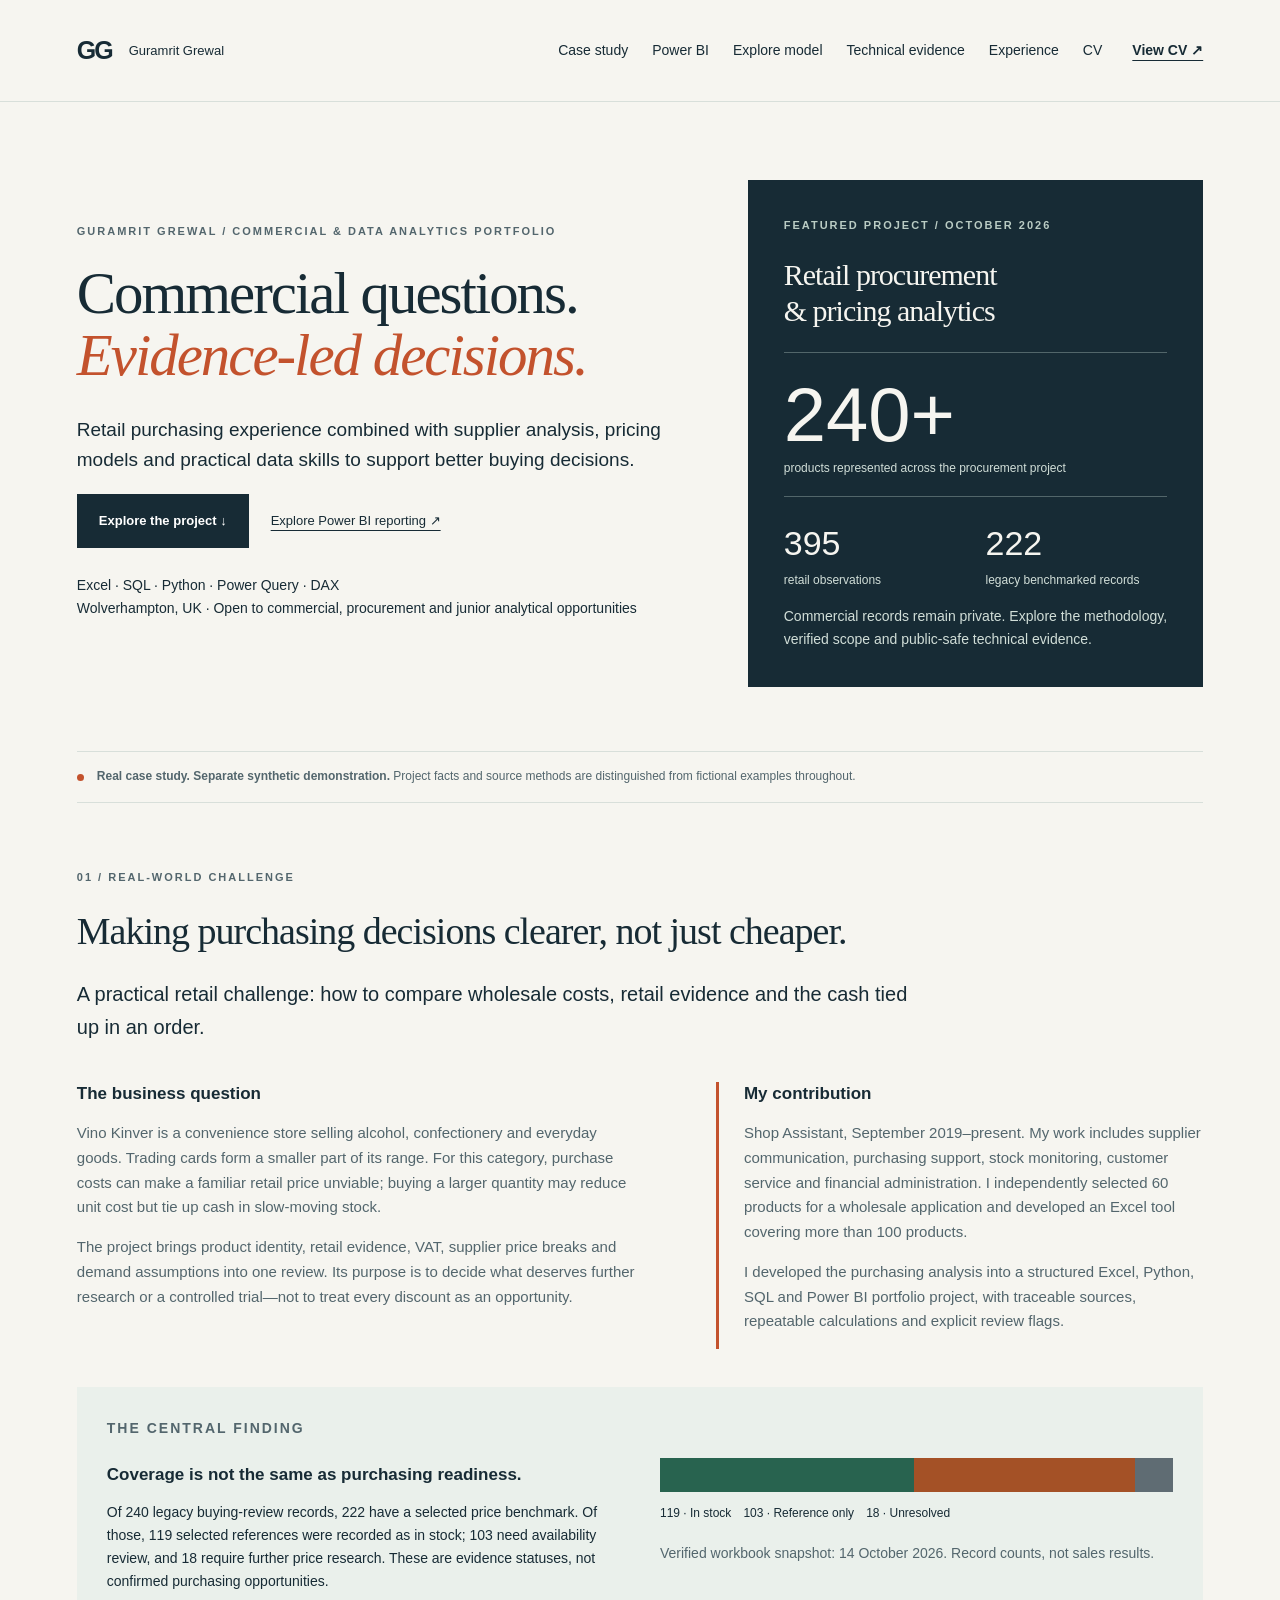
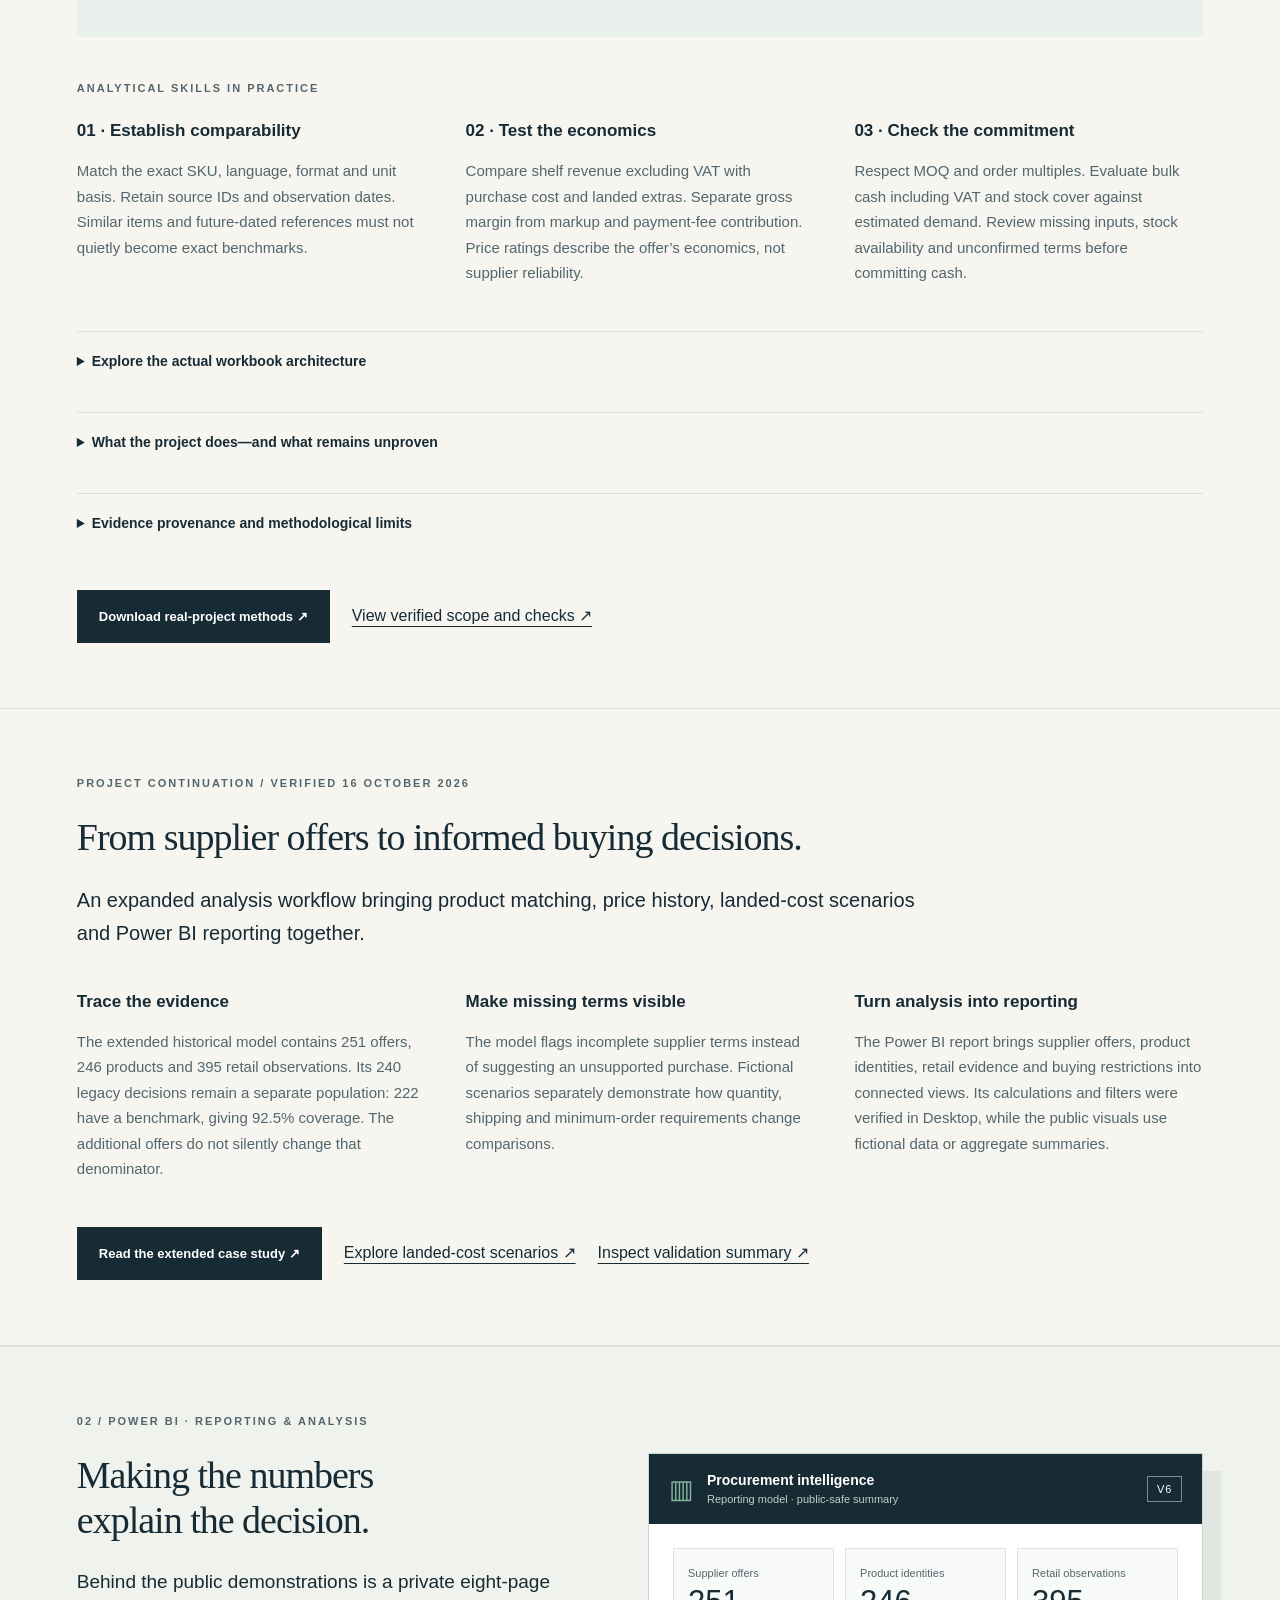
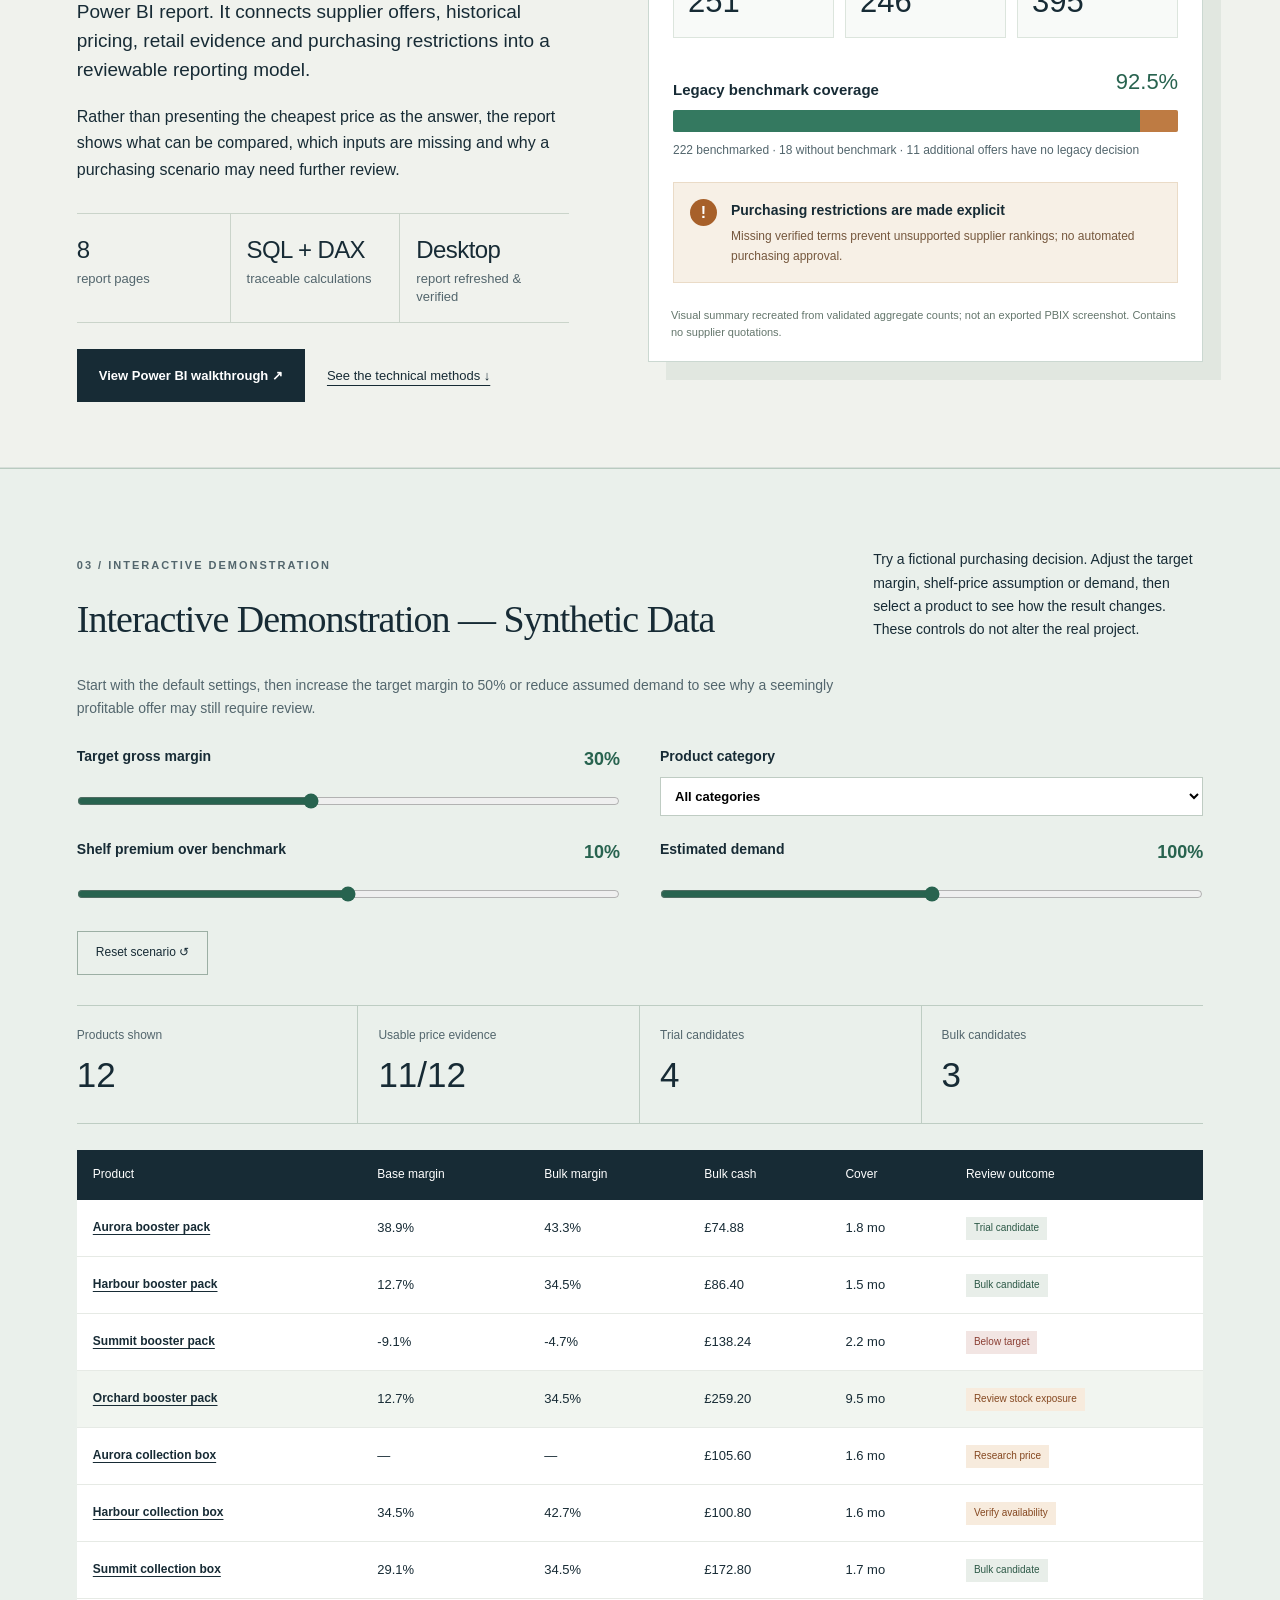
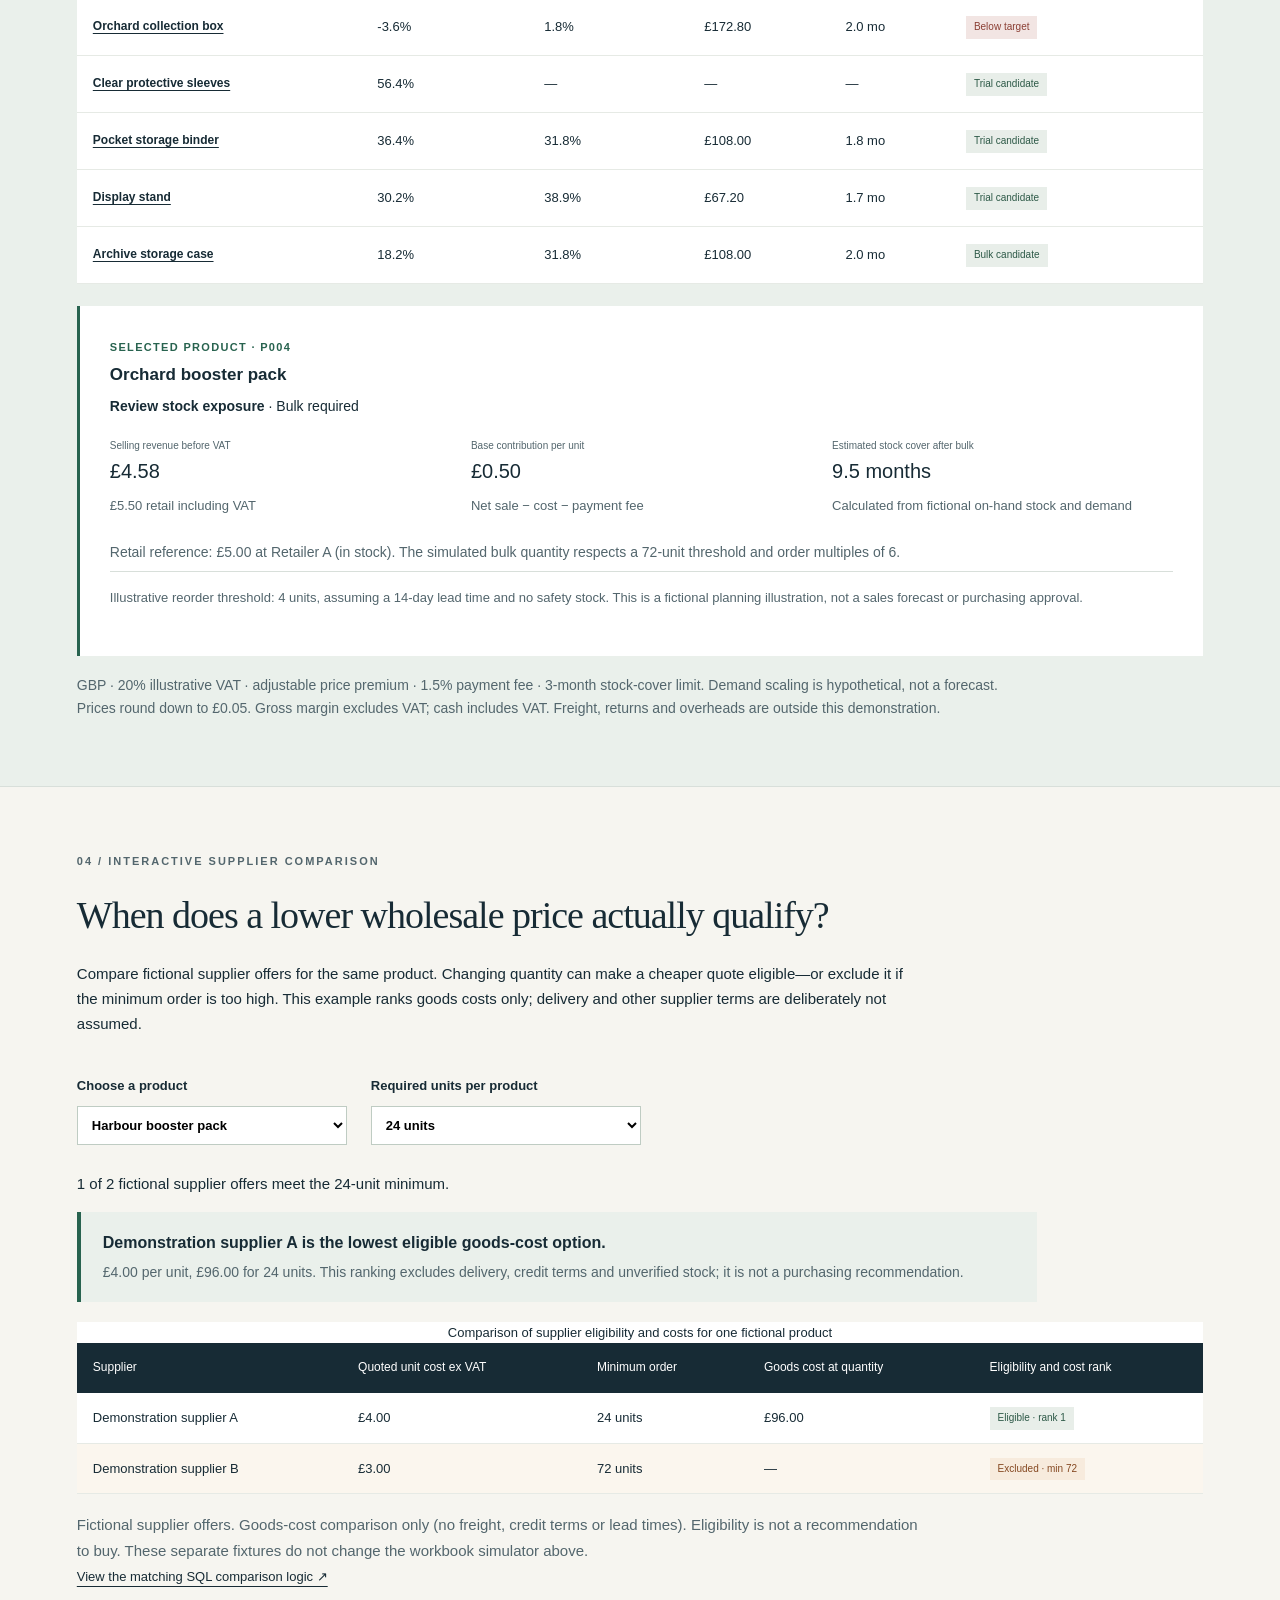
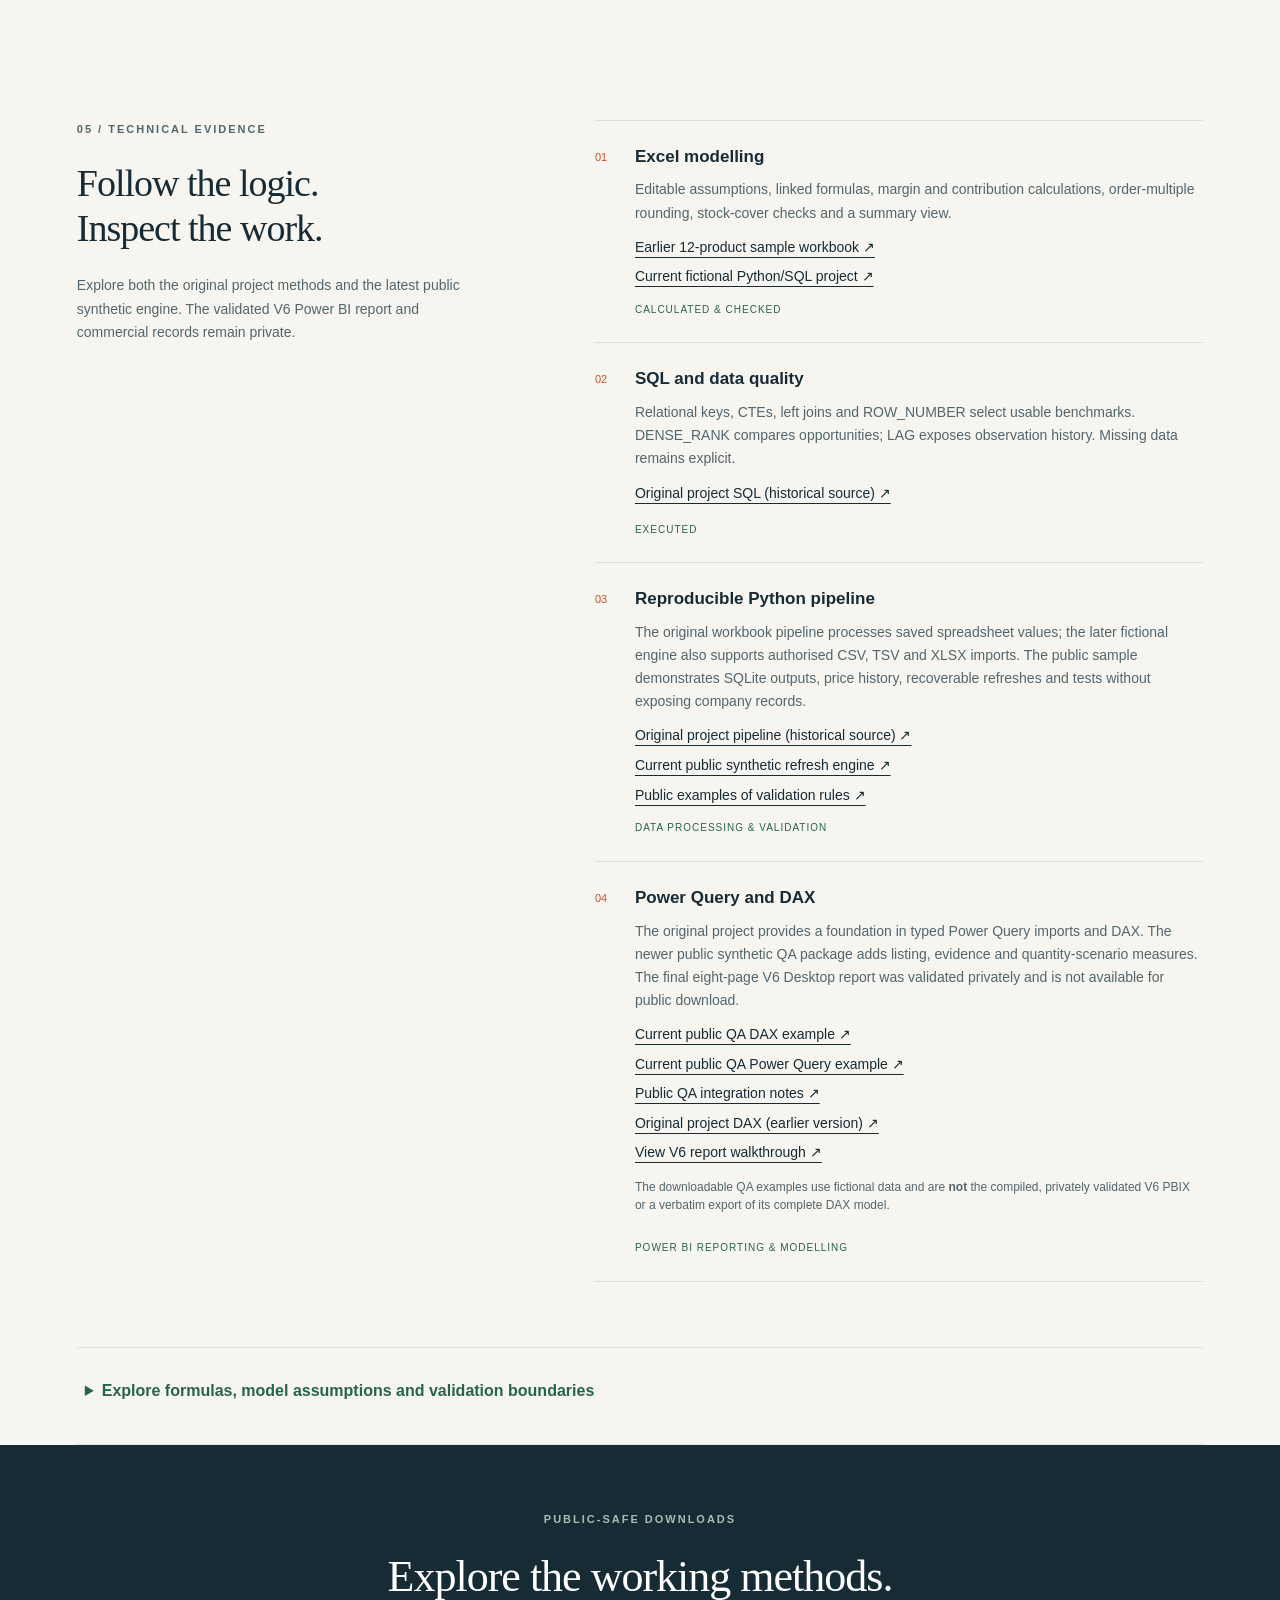
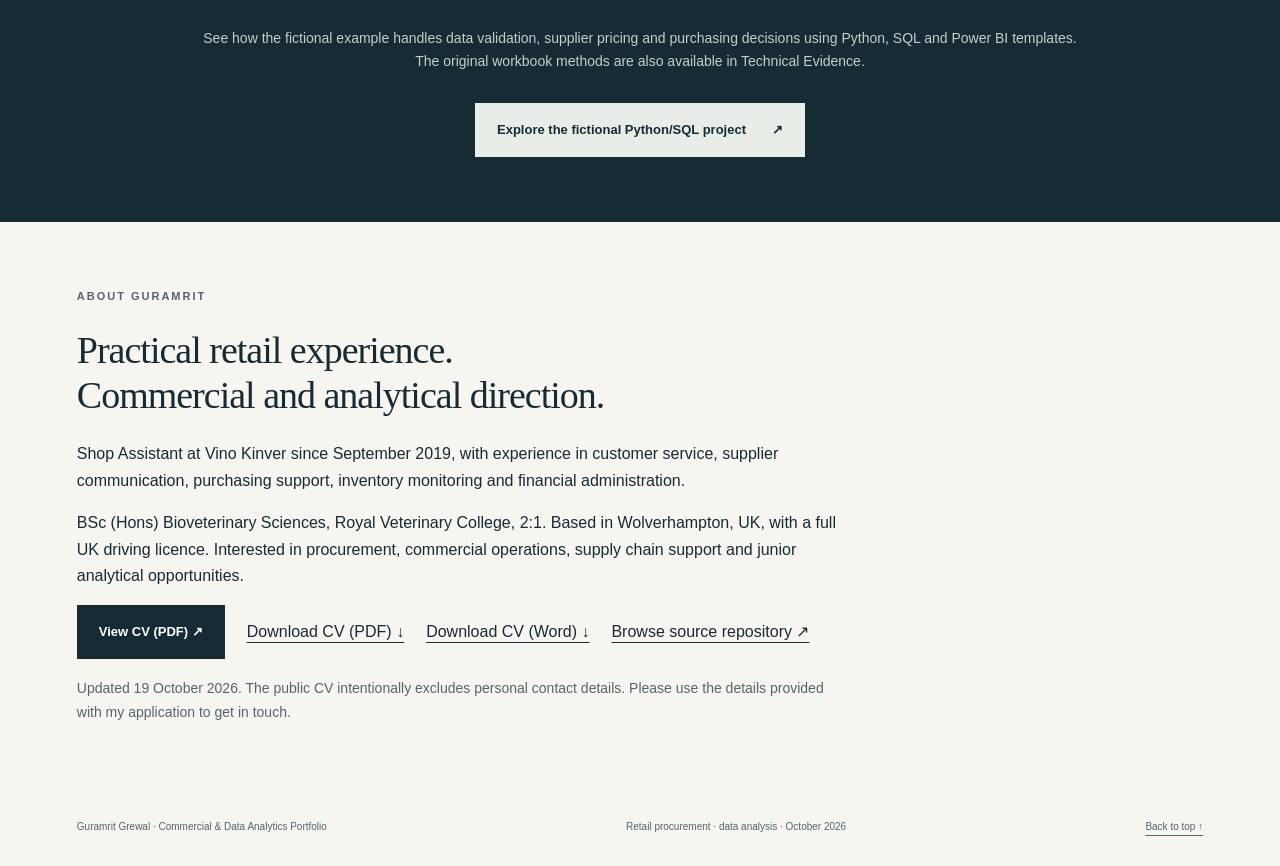
<file: index.html>
<!DOCTYPE html>

<html lang="en"><head><meta charset="utf-8"/><meta content="width=device-width,initial-scale=1" name="viewport"/><meta content="Procurement and commercial analytics portfolio: real retail experience, an independently validated Power BI project and interactive fictional buying scenarios." name="description"/><title>Guramrit Grewal | Commercial &amp; Data Analytics Portfolio</title><link href="styles.css?v=20261016c" rel="stylesheet"/><meta name="theme-color" content="#f6f5f0"><meta property="og:title" content="Guramrit Grewal | Procurement &amp; Data Analytics"><meta property="og:description" content="Procurement and commercial analytics portfolio: real retail experience, an independently validated Power BI project and interactive fictional buying scenarios."><meta property="og:type" content="website"><meta property="og:url" content="https://g-grewal-98.github.io/"><link rel="canonical" href="https://g-grewal-98.github.io/"></head>
<body>
<a class="skip-link" href="#main">Skip to main content</a>
<header><a class="wordmark" href="#main">GG<span>Guramrit Grewal</span></a><nav aria-label="Main navigation"><a href="#case-study">Case study</a><a href="#power-bi">Power BI</a><a href="#demo">Explore model</a><a href="#technical">Technical evidence</a><a href="#about">Experience</a><a href="#cv">CV</a></nav><a class="nav-download" href="downloads/Guramrit_Grewal_CV_Public.pdf?v=20261019-final" target="_blank" rel="noopener">View CV ↗</a></header>
<main id="main">
<section class="hero"><div><p class="eyebrow">GURAMRIT GREWAL / COMMERCIAL &amp; DATA ANALYTICS PORTFOLIO</p><h1>Commercial questions.<br/><em>Evidence-led decisions.</em></h1><p class="intro">Retail purchasing experience combined with supplier analysis, pricing models and practical data skills to support better buying decisions.</p><div class="actions"><a class="button" href="#case-study">Explore the project ↓</a><a class="text-link" href="#power-bi">Explore Power BI reporting ↗</a></div><p class="byline">Excel · SQL · Python · Power Query · DAX<br/>Wolverhampton, UK · Open to commercial, procurement and junior analytical opportunities</p></div><aside aria-label="Verified real project scope" class="project-snapshot"><p class="eyebrow">FEATURED PROJECT / OCTOBER 2026</p><h2>Retail procurement<br/>&amp; pricing analytics</h2><div class="snapshot-number"><strong>240+</strong><span>products represented across the procurement project</span></div><div class="snapshot-grid"><div><strong>395</strong><span>retail observations</span></div><div><strong>222</strong><span>legacy benchmarked records</span></div></div><p>Commercial records remain private. Explore the methodology, verified scope and public-safe technical evidence.</p></aside></section><div class="scope"><span class="scope-dot"></span><p><strong>Real case study. Separate synthetic demonstration.</strong> Project facts and source methods are distinguished from fictional examples throughout.</p></div><section class="section real-case" id="case-study"><p class="eyebrow">01 / REAL-WORLD CHALLENGE</p><h2>Making purchasing decisions clearer, not just cheaper.</h2><p class="lead">A practical retail challenge: how to compare wholesale costs, retail evidence and the cash tied up in an order.</p><div class="case-intro"><div><h3>The business question</h3><p>Vino Kinver is a convenience store selling alcohol, confectionery and everyday goods. Trading cards form a smaller part of its range. For this category, purchase costs can make a familiar retail price unviable; buying a larger quantity may reduce unit cost but tie up cash in slow-moving stock.</p><p>The project brings product identity, retail evidence, VAT, supplier price breaks and demand assumptions into one review. Its purpose is to decide what deserves further research or a controlled trial—not to treat every discount as an opportunity.</p></div><div class="contribution-note"><h3>My contribution</h3><p>Shop Assistant, September 2019–present. My work includes supplier communication, purchasing support, stock monitoring, customer service and financial administration. I independently selected 60 products for a wholesale application and developed an Excel tool covering more than 100 products.</p><p>I developed the purchasing analysis into a structured Excel, Python, SQL and Power BI portfolio project, with traceable sources, repeatable calculations and explicit review flags.</p></div></div>
<div class="finding"><div><p class="eyebrow">THE CENTRAL FINDING</p><h3>Coverage is not the same as purchasing readiness.</h3><p>Of 240 legacy buying-review records, 222 have a selected price benchmark. Of those, 119 selected references were recorded as in stock; 103 need availability review, and 18 require further price research. These are evidence statuses, not confirmed purchasing opportunities.</p></div><figure><div aria-label="Among 240 legacy buying-review records: 119 in-stock selected references, 103 other selected price references and 18 unbenchmarked records." class="coverage-bar" role="img"><span style="width:49.583%"></span><span style="width:42.917%"></span><span style="width:7.5%"></span></div><figcaption><span>119 · In stock</span><span>103 · Reference only</span><span>18 · Unresolved</span></figcaption><p class="model-note">Verified workbook snapshot: 14 October 2026. Record counts, not sales results.</p></figure></div>
<p class="eyebrow skill-intro">ANALYTICAL SKILLS IN PRACTICE</p><div class="method-grid"><article><h3>01 · Establish comparability</h3><p>Match the exact SKU, language, format and unit basis. Retain source IDs and observation dates. Similar items and future-dated references must not quietly become exact benchmarks.</p></article><article><h3>02 · Test the economics</h3><p>Compare shelf revenue excluding VAT with purchase cost and landed extras. Separate gross margin from markup and payment-fee contribution. Price ratings describe the offer’s economics, not supplier reliability.</p></article><article><h3>03 · Check the commitment</h3><p>Respect MOQ and order multiples. Evaluate bulk cash including VAT and stock cover against estimated demand. Review missing inputs, stock availability and unconfirmed terms before committing cash.</p></article></div>
<details><summary>Explore the actual workbook architecture</summary><div aria-label="Workbook architecture table" class="table-wrap" role="region" tabindex="0"><table class="wrap-table"><caption>Ten sheets in the original workbook</caption><thead><tr><th>Sheet</th><th>Purpose</th></tr></thead><tbody><tr><th scope="row">Dashboard</th><td>Decision summary and native chart</td></tr><tr><th scope="row">Buying Review</th><td>48-column purchasing assessment and explanations</td></tr><tr><th scope="row">Products</th><td>Editable 23-field product catalogue</td></tr><tr><th scope="row">Controls</th><td>VAT, margin, freshness, cash and stock assumptions</td></tr><tr><th scope="row">Price Sources</th><td>25-column retail evidence register and match flags</td></tr><tr><th scope="row">Supplier Snapshot</th><td>Preserved original supplier reference</td></tr><tr><th scope="row">Demand Reference</th><td>Qualitative demand assumptions, not actual sales</td></tr><tr><th scope="row">Audit Log</th><td>Retained corrections and evidence history</td></tr><tr><th scope="row">Checks</th><td>Duplicates, input errors and orphan records</td></tr><tr><th scope="row">Project Guide</th><td>Project scope and usage guidance</td></tr></tbody></table></div><p>This workbook demonstrates structured purchasing records, editable assumptions, formula-driven reviews, and checks for missing or inconsistent data.</p></details>
<details><summary>What the project does—and what remains unproven</summary><p><strong>Completed:</strong> an original 240-product workbook, subsequently extended into a 240+ product procurement model, with retained source evidence, price and bulk assessments, input controls and a reproducible SQL/Python reconciliation pipeline.</p><p><strong>Confirmed personal scope:</strong> eight approved wholesale accounts and an independently selected 60-product application, as reported for the CV. These are separate workplace activity figures and have not been independently audited against supplier correspondence here.</p><p><strong>Not established:</strong> realised savings, increased sales, forecast accuracy or deployment of the reporting pipeline in daily shop operations. Estimated monthly demand is an assumption. A future approved trial would require actual sell-through and returns data to measure performance.</p></details>
<details><summary>Evidence provenance and methodological limits</summary><p><strong>Real project:</strong> the scale, architecture, formulas and source logic below were inspected against the retained workbook and package. The pipeline was rerun privately on 15 October 2026.</p><p><strong>Public methods:</strong> source code and aggregate structural evidence contain no commercial product rows. No renamed real prices or reversible anonymisation is used.</p><p><strong>Synthetic demonstration:</strong> all 12 sample products, prices and demand values are fictional. The separate supplier example contains six fictional offers. These are not records from the historical business workbook.</p><p><strong>Important model difference:</strong> the original model retains exact non-future references and flags freshness separately; the demonstration removes observations older than 30 days before selection. The original supplier catalogue is not a comprehensive multi-supplier quotation database.</p></details>
<div class="actions case-actions"><a class="button" download="" href="downloads/Real_Project_Methods.zip">Download real-project methods ↗</a><a href="downloads/Real_Project_Methods/structure_and_validation.json">View verified scope and checks ↗</a></div></section><section class="section real-case" id="intelligence"><p class="eyebrow">PROJECT CONTINUATION / VERIFIED 16 OCTOBER 2026</p><h2>From supplier offers to informed buying decisions.</h2><p class="lead">An expanded analysis workflow bringing product matching, price history, landed-cost scenarios and Power BI reporting together.</p><div class="method-grid"><article><h3>Trace the evidence</h3><p>The extended historical model contains 251 offers, 246 products and 395 retail observations. Its 240 legacy decisions remain a separate population: 222 have a benchmark, giving 92.5% coverage. The additional offers do not silently change that denominator.</p></article><article><h3>Make missing terms visible</h3><p>The model flags incomplete supplier terms instead of suggesting an unsupported purchase. Fictional scenarios separately demonstrate how quantity, shipping and minimum-order requirements change comparisons.</p></article><article><h3>Turn analysis into reporting</h3><p>The Power BI report brings supplier offers, product identities, retail evidence and buying restrictions into connected views. Its calculations and filters were verified in Desktop, while the public visuals use fictional data or aggregate summaries.</p></article></div><div class="actions"><a class="button" href="intelligence-case-study.html">Read the extended case study ↗</a><a href="downloads/Procurement_Intelligence_Public/portfolio/index.html">Explore landed-cost scenarios ↗</a><a href="downloads/validation_summary_v6.json">Inspect validation summary ↗</a></div></section>
<section class="section powerbi-showcase" id="power-bi" aria-labelledby="powerbi-heading">
  <div class="powerbi-intro">
    <div>
      <p class="eyebrow">02 / POWER BI · REPORTING &amp; ANALYSIS</p>
      <h2 id="powerbi-heading">Making the numbers<br/>explain the decision.</h2>
      <p class="lead">Behind the public demonstrations is a private eight-page Power BI report. It connects supplier offers, historical pricing, retail evidence and purchasing restrictions into a reviewable reporting model.</p>
      <p>Rather than presenting the cheapest price as the answer, the report shows what can be compared, which inputs are missing and why a purchasing scenario may need further review.</p>
      <div class="bi-stat-strip" aria-label="Reported Power BI validation outcomes">
        <div><strong>8</strong><span>report pages</span></div>
        <div><strong>SQL + DAX</strong><span>traceable calculations</span></div>
        <div><strong>Desktop</strong><span>report refreshed &amp; verified</span></div>
      </div>
      <div class="actions bi-actions"><a class="button" href="power-bi-report.html">View Power BI walkthrough ↗</a><a class="text-link" href="#technical">See the technical methods ↓</a></div>
    </div>
    <div class="bi-mockup" aria-label="Public-safe visual summary of verified aggregate metrics, not a private report screenshot">
      <div class="bi-mockup-header"><span class="bi-brand-mark" aria-hidden="true">▥</span><div><strong>Procurement intelligence</strong><span>Reporting model · public-safe summary</span></div><span class="bi-mockup-tag">V6</span></div>
      <div class="bi-mockup-body">
        <div class="bi-kpi-grid">
          <div class="bi-kpi"><span>Supplier offers</span><strong>251</strong></div>
          <div class="bi-kpi"><span>Product identities</span><strong>246</strong></div>
          <div class="bi-kpi"><span>Retail observations</span><strong>395</strong></div>
        </div>
        <div class="bi-chart-head"><h3>Legacy benchmark coverage</h3><strong>92.5%</strong></div>
        <div class="bi-bar" role="img" aria-label="Among 240 legacy decisions: 222 have a benchmark and 18 do not"><span class="bi-bar-yes" style="width:92.5%"></span><span class="bi-bar-no" style="width:7.5%"></span></div>
        <p class="bi-small-caption">222 benchmarked · 18 without benchmark · 11 additional offers have no legacy decision</p>
        <div class="bi-restriction"><span class="bi-restriction-flag" aria-hidden="true">!</span><div><strong>Purchasing restrictions are made explicit</strong><span>Missing verified terms prevent unsupported supplier rankings; no automated purchasing approval.</span></div></div>
      </div>
      <p class="bi-mockup-footer">Visual summary recreated from validated aggregate counts; not an exported PBIX screenshot. Contains no supplier quotations.</p>
    </div>
  </div>
</section>

<section class="demo section" id="demo"><div class="section-heading wide"><div><p class="eyebrow">03 / INTERACTIVE DEMONSTRATION</p><h2>Interactive Demonstration — Synthetic Data</h2></div><p>Try a fictional purchasing decision. Adjust the target margin, shelf-price assumption or demand, then select a product to see how the result changes. These controls do not alter the real project.</p></div>
<p class="demo-context">Start with the default settings, then increase the target margin to 50% or reduce assumed demand to see why a seemingly profitable offer may still require review.</p><div class="controls"><label for="margin">Target gross margin <output for="margin" id="margin-value">30%</output><input id="margin" max="50" min="15" step="1" type="range" value="30"/></label><label for="category">Product category<select id="category"><option>All categories</option><option>Packs</option><option>Boxes</option><option>Accessories</option></select></label><label for="premium">Shelf premium over benchmark <output id="premium-value">10%</output><input id="premium" max="20" min="0" step="1" type="range" value="10"/></label><label for="demand">Estimated demand <output id="demand-value">100%</output><input id="demand" max="200" min="0" step="10" type="range" value="100"/></label><button id="reset" type="button">Reset scenario ↺</button></div>
<div aria-live="polite" class="metrics"><div><span>Products shown</span><strong id="count">—</strong></div><div><span>Usable price evidence</span><strong id="coverage">—</strong></div><div><span>Trial candidates</span><strong id="trials">—</strong></div><div><span>Bulk candidates</span><strong id="bulk">—</strong></div></div>
<div aria-label="Scrollable data table" class="table-wrap" role="region" tabindex="0"><table><caption class="sr-only">Synthetic product purchasing review</caption><thead><tr><th scope="col">Product</th><th scope="col">Base margin</th><th scope="col">Bulk margin</th><th scope="col">Bulk cash</th><th scope="col">Cover</th><th scope="col">Review outcome</th></tr></thead><tbody id="products"><tr><td colspan="6">Loading demonstration…</td></tr></tbody></table></div>
<div aria-live="polite" class="detail" id="detail"></div><p class="model-note">GBP · 20% illustrative VAT · adjustable price premium · 1.5% payment fee · 3-month stock-cover limit. Demand scaling is hypothetical, not a forecast. Prices round down to £0.05. Gross margin excludes VAT; cash includes VAT. Freight, returns and overheads are outside this demonstration.</p><noscript><p>Enable JavaScript to use the scenario controls, or download the Excel demonstration.</p></noscript></section>
<section class="section supplier-section"><p class="eyebrow">04 / INTERACTIVE SUPPLIER COMPARISON</p><h2>When does a lower wholesale price actually qualify?</h2><p>Compare fictional supplier offers for the same product. Changing quantity can make a cheaper quote eligible—or exclude it if the minimum order is too high. This example ranks goods costs only; delivery and other supplier terms are deliberately not assumed.</p><label class="quantity-control" for="supplier-product">Choose a product<select id="supplier-product"></select></label><label class="quantity-control" for="supplier-qty">Required units per product<select aria-label="Required units per product" id="supplier-qty"><option value="12">12 units</option><option selected="" value="24">24 units</option><option value="72">72 units</option><option value="144">144 units</option></select></label><p id="supplier-status" role="status"></p><div aria-live="polite" class="supplier-insight" id="supplier-insight" role="status"></div><div aria-label="Scrollable data table" class="table-wrap" role="region" tabindex="0"><table><caption>Comparison of supplier eligibility and costs for one fictional product</caption><thead><tr><th scope="col">Supplier</th><th scope="col">Quoted unit cost ex VAT</th><th scope="col">Minimum order</th><th scope="col">Goods cost at quantity</th><th scope="col">Eligibility and cost rank</th></tr></thead><tbody id="supplier-rows"></tbody></table></div><p class="model-note">Fictional supplier offers. Goods-cost comparison only (no freight, credit terms or lead times). Eligibility is not a recommendation to buy. These separate fixtures do not change the workbook simulator above.</p><a href="downloads/Procurement_Analytics/sql/supplier_comparison.sql">View the matching SQL comparison logic ↗</a></section>
<section class="technical section" id="technical"><div class="section-heading"><p class="eyebrow">05 / TECHNICAL EVIDENCE</p><h2>Follow the logic.<br/>Inspect the work.</h2><p>Explore both the original project methods and the latest public synthetic engine. The validated V6 Power BI report and commercial records remain private.</p></div><div class="evidence-list"><article><span class="number">01</span><div><h3>Excel modelling</h3><p>Editable assumptions, linked formulas, margin and contribution calculations, order-multiple rounding, stock-cover checks and a summary view.</p><div class="evidence-links"><a download="" href="downloads/Procurement_Analytics/Procurement_Demo.xlsx">Earlier 12-product sample workbook ↗</a><a href="downloads/Procurement_Intelligence_Public.zip" download>Current fictional Python/SQL project ↗</a></div></div><span class="status">Calculated &amp; checked</span></article><article><span class="number">02</span><div><h3>SQL and data quality</h3><p>Relational keys, CTEs, left joins and ROW_NUMBER select usable benchmarks. DENSE_RANK compares opportunities; LAG exposes observation history. Missing data remains explicit.</p><a download="" href="downloads/Real_Project_Methods/sql/model.sql">Original project SQL (historical source) ↗</a></div><span class="status">Executed</span></article><article><span class="number">03</span><div><h3>Reproducible Python pipeline</h3><p>The original workbook pipeline processes saved spreadsheet values; the later fictional engine also supports authorised CSV, TSV and XLSX imports. The public sample demonstrates SQLite outputs, price history, recoverable refreshes and tests without exposing company records.</p><div class="evidence-links"><a href="downloads/Real_Project_Methods/run_pipeline.py" download>Original project pipeline (historical source) ↗</a><a href="downloads/Procurement_Intelligence_Public/refresh_v2.py" download>Current public synthetic refresh engine ↗</a><a href="downloads/Procurement_Intelligence_Public/tests/test_exports_v6.py" download>Public examples of validation rules ↗</a></div></div><span class="status" id="checks">Data processing &amp; validation</span></article><article><span class="number">04</span><div><h3>Power Query and DAX</h3><p>The original project provides a foundation in typed Power Query imports and DAX. The newer public synthetic QA package adds listing, evidence and quantity-scenario measures. The final eight-page V6 Desktop report was validated privately and is not available for public download.</p><div class="evidence-links"><a href="downloads/Procurement_Intelligence_Public/powerbi/continuation/measures.dax" download>Current public QA DAX example ↗</a><a href="downloads/Procurement_Intelligence_Public/powerbi/continuation/QA_Evaluation.pq" download>Current public QA Power Query example ↗</a><a href="downloads/Procurement_Intelligence_Public/powerbi/continuation/INTEGRATION.md" download>Public QA integration notes ↗</a><a href="downloads/Real_Project_Methods/powerbi/measures.dax" download>Original project DAX (earlier version) ↗</a><a href="power-bi-report.html">View V6 report walkthrough ↗</a></div><p class="evidence-version-note">The downloadable QA examples use fictional data and are <strong>not</strong> the compiled, privately validated V6 PBIX or a verbatim export of its complete DAX model.</p></div><span class="status">Power BI reporting &amp; modelling</span></article></div></section>
<details class="deep-dive"><summary>Explore formulas, model assumptions and validation boundaries</summary><section class="section architecture"><p class="eyebrow">PROJECT ARCHITECTURE</p><h2>From source records to a reviewable decision.</h2><ol class="architecture-steps"><li><strong>Private workbook</strong><span>Products + Price Sources + Controls → Buying Review, with Checks and Audit Log.</span></li><li><strong>Python &amp; SQLite</strong><span>Read saved XLSX caches → typed tables → independent calculations and reconciliation.</span></li><li><strong>CSV reporting outputs</strong><span>Products, Prices, Decisions and SQLMetrics, with shared dimensions.</span></li><li><strong>Reporting layer</strong><span>Power Query and DAX files; the private extended report has passed Desktop refresh and native DAX acceptance checks.</span></li></ol><h3>Actual workbook formulas</h3><p>Read-only formula excerpts preserve the original references without exposing input values.</p><details><summary>Excel · VAT-aware gross margin</summary><pre><code>=IF(A5="","",IF(OR(G5="",G5&lt;=0,NOT(ISNUMBER(Q5))),"",1-(Q5+S5)/(G5/(1+Controls!$B$5))))</code></pre><p>Shelf revenue is divided by 1 + VAT before deducting base cost and landed extras.</p></details><details><summary>Excel · Minimum quantity and order multiples</summary><pre><code>=IF(A5="","",IF(OR(ISBLANK(Products!H5),R5="",AQ5&lt;=0),"",ROUNDUP(MAX(Products!H5,AP5)/AQ5,0)*AQ5))</code></pre><p>The bulk quantity respects the larger of the price-break threshold and MOQ, then rounds up to the order multiple.</p></details><details><summary>Excel · Stock cover</summary><pre><code>=IF(A5="","",IF(OR(J5="",AN5="",AN5&lt;=0),"",(AO5+J5)/AN5))</code></pre><p>On-hand stock plus bulk units is divided by estimated monthly sales. Missing or non-positive demand leaves the result blank.</p></details><details><summary>Excel · Maximum buying cost</summary><pre><code>=IF(A5="","",IF(G5="","",G5/(1+Controls!$B$5)*(1-Controls!$B$6)-S5))</code></pre><p>The target-margin limit is calculated from net revenue, after allowing for landed extras.</p></details><h3>Selected synthetic implementation excerpts</h3><p>These concise examples illustrate the implementation used in the fictional public project. They are not a complete export of the private reporting model.</p><details><summary>SQL · Comparable supplier offers</summary><pre><code>-- Fixed basket: 24 units of each SKU. Fictional offers, excluding freight.
-- Offers requiring more units are excluded; a low price alone is not comparable.
WITH eligible AS (
 SELECT o.SKU,p.Product,s.Supplier,o.UnitCost,o.MinUnits,
        o.UnitCost*24 AS NetGoodsCost,
        DENSE_RANK() OVER(PARTITION BY o.SKU ORDER BY o.UnitCost) AS PriceRank
 FROM Offers o
 JOIN Products p ON p.SKU=o.SKU
 JOIN Suppliers s ON s.SupplierID=o.SupplierID
 WHERE o.MinUnits&lt;=24
)
SELECT * FROM eligible ORDER BY SKU,PriceRank,Supplier;
</code></pre></details><details><summary>Python · CSV ingestion into typed SQLite tables</summary><pre><code>with (ROOT/'data'/f'{table}.csv').open(newline='',encoding='utf-8') as f:
    rows=csv.DictReader(f); fields=rows.fieldnames
    db.executemany(f'INSERT INTO {table} VALUES ({",".join("?" for _ in fields)})',
                  [[r[k] if r[k]!='' else None for k in fields] for r in rows])</code></pre></details><details><summary>DAX · Filter-aware benchmark coverage</summary><pre><code>Priced Products = COUNT(Metrics[Benchmark])

Benchmark Coverage = DIVIDE([Priced Products], [Products Loaded])</code></pre></details></section><section class="method section"><div><p class="eyebrow">06 / MODEL JUDGEMENT</p><h2>Make the assumptions visible.</h2></div><div class="method-grid"><article><h3>Evidence before economics</h3><p>In the synthetic demonstration, only exact, non-future observations within 30 days qualify. In-stock listings take priority. A sold-out reference can support comparison, but still triggers review.</p></article><article><h3>Margin is not markup</h3><p>Margin uses revenue excluding VAT as its denominator. Payment fees reduce contribution. Bulk cash and stock cover show the commitment behind a unit discount.</p></article><article><h3>Demonstration, not an outcome claim</h3><p>These results use fictional fixtures. They do not establish realised savings, sales growth or forecast accuracy. The model is designed to make decisions explainable.</p></article></div><div class="limits"><strong>Scope of evidence</strong><p>The public materials demonstrate Excel formulas, SQL analysis, Python processing and fictional purchasing scenarios. The private Power BI report was refreshed and validated in Desktop, but the downloadable public DAX and Power Query examples are separate reference files, not the complete private report.</p></div></section></details>

<section class="download section"><p class="eyebrow">PUBLIC-SAFE DOWNLOADS</p><h2>Explore the working methods.</h2><p>See how the fictional example handles data validation, supplier pricing and purchasing decisions using Python, SQL and Power BI templates.<br/>The original workbook methods are also available in Technical Evidence.</p><a class="button light" download="" href="downloads/Procurement_Intelligence_Public.zip">Explore the fictional Python/SQL project <span>↗</span></a></section>
<section class="section about" id="about"><p class="eyebrow">ABOUT GURAMRIT</p><h2>Practical retail experience.<br/>Commercial and analytical direction.</h2><p>Shop Assistant at Vino Kinver since September 2019, with experience in customer service, supplier communication, purchasing support, inventory monitoring and financial administration.</p><p>BSc (Hons) Bioveterinary Sciences, Royal Veterinary College, 2:1. Based in Wolverhampton, UK, with a full UK driving licence. Interested in procurement, commercial operations, supply chain support and junior analytical opportunities.</p><div class="actions" id="cv"><a class="button" href="downloads/Guramrit_Grewal_CV_Public.pdf?v=20261019-final" target="_blank" rel="noopener">View CV (PDF) ↗</a><a download="Guramrit_Grewal_CV_Public.pdf" href="downloads/Guramrit_Grewal_CV_Public.pdf?v=20261019-final">Download CV (PDF) ↓</a><a download="Guramrit_Grewal_CV_Public.docx" href="downloads/Guramrit_Grewal_CV_Public.docx?v=20261019-final">Download CV (Word) ↓</a><a href="https://github.com/G-Grewal-98/g-grewal-98.github.io">Browse source repository ↗</a></div><p class="model-note">Updated 19 October 2026. The public CV intentionally excludes personal contact details. Please use the details provided with my application to get in touch.</p></section></main><footer><span>Guramrit Grewal · Commercial &amp; Data Analytics Portfolio</span><span>Retail procurement · data analysis · October 2026</span><a href="#main">Back to top ↑</a></footer>
<script defer="" src="public-data.js?v=20261016b"></script><script defer="" src="app.js?v=20261016b"></script></body></html>
</file>
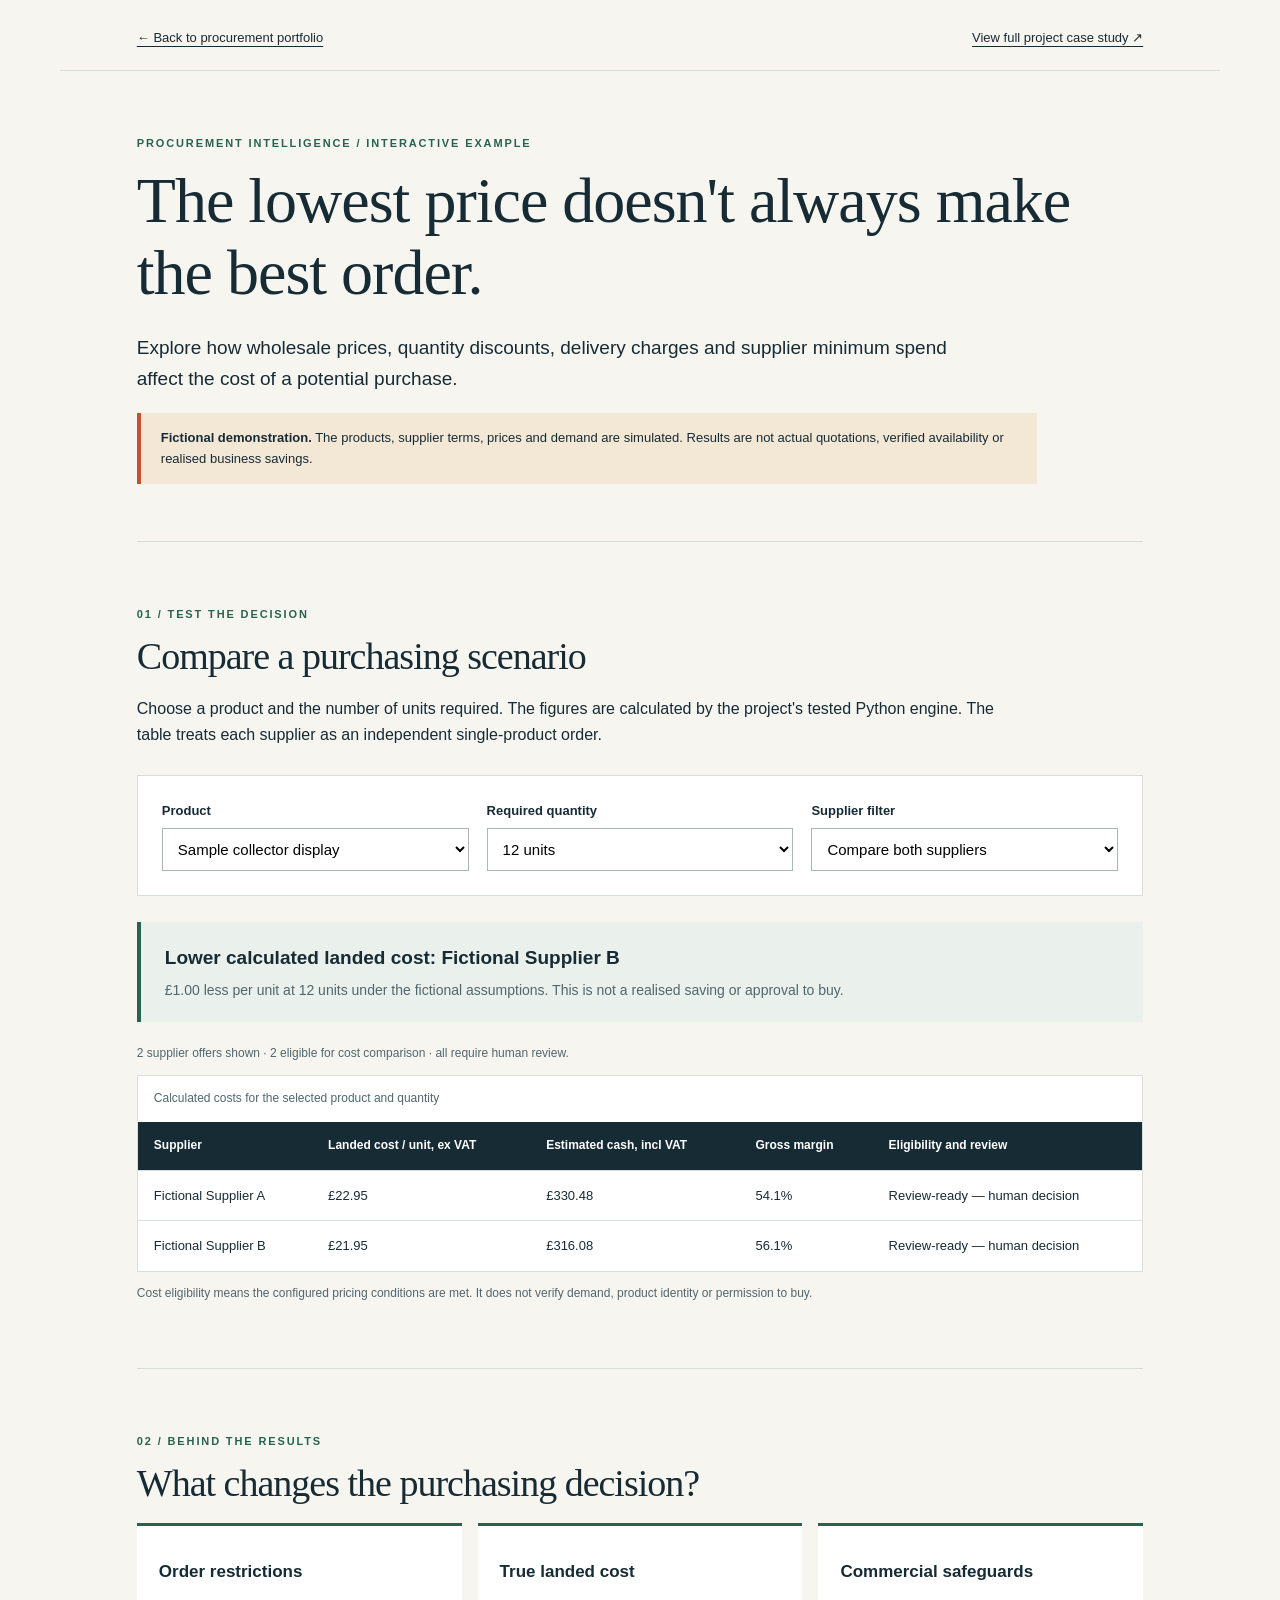
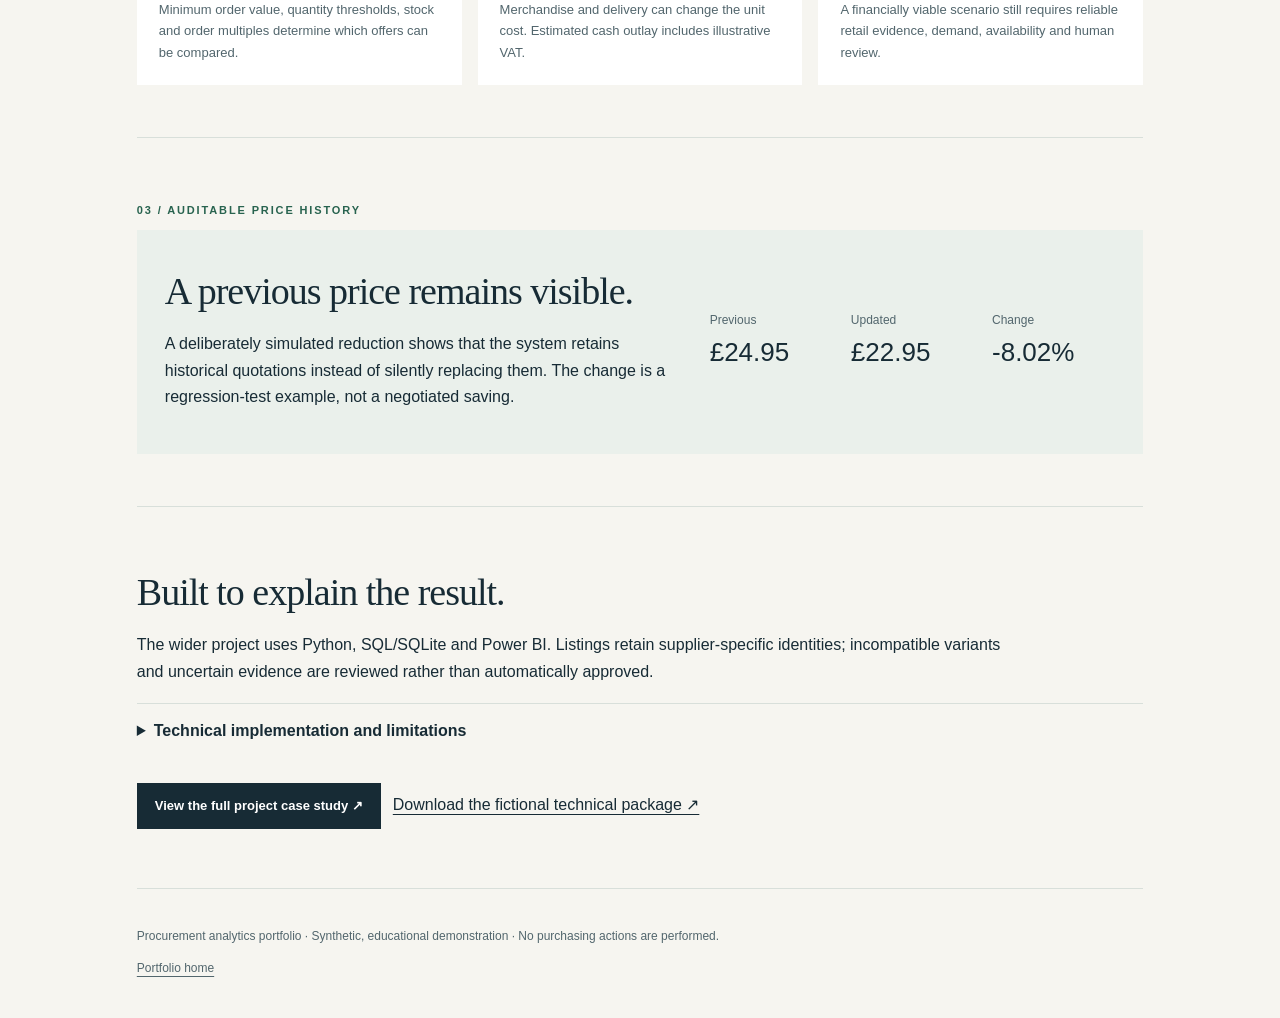
<file: downloads/Procurement_Intelligence_Public/portfolio/index.html>
<!doctype html><html lang="en"><head><meta charset="utf-8"><meta name="viewport" content="width=device-width,initial-scale=1"><meta name="description" content="Interactive fictional supplier economics: see how order quantity, delivery and minimum spend change buying comparisons."><title>Wholesale purchasing scenarios | Procurement analytics portfolio</title><style>
:root{--ink:#172b35;--muted:#52666d;--paper:#f6f5f0;--line:#d8dfda;--accent:#c3522d;--green:#28634f;--pale:#eaf0eb}*{box-sizing:border-box}html{scroll-behavior:smooth}body{margin:0;background:var(--paper);color:var(--ink);font:16px/1.65 Arial,Helvetica,sans-serif}a{color:inherit;text-underline-offset:4px}a:focus-visible,select:focus-visible,summary:focus-visible{outline:3px solid var(--accent);outline-offset:4px}header,main,footer{max-width:1160px;margin:auto;padding-left:6%;padding-right:6%}.nav{padding-top:27px;padding-bottom:22px;border-bottom:1px solid var(--line);display:flex;justify-content:space-between;gap:20px;flex-wrap:wrap}.nav a{font-size:13px}.kicker{letter-spacing:.17em;font-size:11px;text-transform:uppercase;color:var(--green);font-weight:700}.hero{padding:52px 0 44px;border-bottom:1px solid var(--line)}h1,h2{font-family:Georgia,'Times New Roman',serif;font-weight:400;line-height:1.13;letter-spacing:-1px}h1{font-size:clamp(42px,5vw,68px);max-width:950px;margin:12px 0 24px}h2{font-size:clamp(28px,3vw,38px);margin:12px 0 18px}h3{font-size:17px;margin:10px 0}p{max-width:820px}.lead{font-size:19px;line-height:1.6}.disclaimer{background:#f3e7d6;border-left:4px solid var(--accent);padding:14px 20px;font-size:13px;max-width:900px}.section{padding:52px 0;border-bottom:1px solid var(--line)}.section>p{max-width:880px}.controls{margin:26px 0;background:white;border:1px solid var(--line);padding:24px;display:grid;grid-template-columns:repeat(3,minmax(0,1fr));gap:18px}label{font-size:13px;font-weight:700;display:grid;gap:7px}select{padding:11px;border:1px solid #a7b9ae;background:#fff;font:15px Arial;width:100%;min-width:0}.insight{background:var(--pale);border-left:4px solid var(--green);padding:20px 24px;margin:22px 0}.insight strong{font-size:19px}.insight p{margin:5px 0 0;color:var(--muted);font-size:14px}.data-wrap{overflow-x:auto;background:#fff;border:1px solid var(--line)}table{width:100%;border-collapse:collapse;min-width:685px;text-align:left}caption{text-align:left;padding:13px 16px;color:var(--muted);font-size:12px}th,td{padding:14px 16px;border-bottom:1px solid var(--line);font-size:13px}th{background:var(--ink);color:white;font-size:12px}tr:last-child td{border-bottom:0}.helper{font-size:12px;color:var(--muted)}.three{display:grid;grid-template-columns:repeat(3,1fr);gap:16px}.card{background:#fff;border-top:3px solid var(--green);padding:22px}.card strong{display:block;font-size:24px;font-weight:400}.card p{font-size:13px;color:var(--muted);margin-bottom:0}.history{display:grid;grid-template-columns:1.25fr 1fr;gap:38px;align-items:center;background:var(--pale);padding:28px}.history-values{display:grid;grid-template-columns:repeat(3,1fr);gap:18px}.history-values small{font-size:12px;color:var(--muted);display:block}.history-values strong{display:block;font-size:26px;font-weight:400}details{margin:18px 0;border-top:1px solid var(--line);padding:14px 0}summary{font-weight:bold;cursor:pointer}footer{font-size:12px;color:var(--muted);padding-top:26px;padding-bottom:40px}footer a{margin-right:22px}.action{display:inline-block;background:var(--ink);color:#fff;text-decoration:none;padding:12px 18px;margin:7px 12px 7px 0;font-size:13px;font-weight:bold}.muted{color:var(--muted)}@media(max-width:760px){header,main,footer{padding-left:5%;padding-right:5%}.controls{grid-template-columns:1fr}.section{padding:38px 0}.three,.history,.history-values{grid-template-columns:1fr}.history{padding:20px}.hero{padding:35px 0}.lead{font-size:17px}}@media(prefers-reduced-motion:reduce){html{scroll-behavior:auto}}
</style></head><body>
<header class="nav"><a href="../../../index.html">← Back to procurement portfolio</a><a href="../../../intelligence-case-study.html">View full project case study ↗</a></header>
<main><section class="hero"><p class="kicker">PROCUREMENT INTELLIGENCE / INTERACTIVE EXAMPLE</p><h1>The lowest price doesn't always make the best order.</h1><p class="lead">Explore how wholesale prices, quantity discounts, delivery charges and supplier minimum spend affect the cost of a potential purchase.</p><p class="disclaimer"><strong>Fictional demonstration.</strong> The products, supplier terms, prices and demand are simulated. Results are not actual quotations, verified availability or realised business savings.</p></section>
<section class="section" aria-labelledby="choose-title"><p class="kicker">01 / TEST THE DECISION</p><h2 id="choose-title">Compare a purchasing scenario</h2><p>Choose a product and the number of units required. The figures are calculated by the project's tested Python engine. The table treats each supplier as an independent single-product order.</p>
<div class="controls"><label for="product">Product<select id="product"><option value="DEMO_P1">Sample collector display</option><option value="DEMO_P2">Sample accessories case</option></select></label><label for="qty">Required quantity<select id="qty"><option value="1">1 unit</option><option value="12" selected>12 units</option><option value="24">24 units</option><option value="36">36 units</option></select></label><label for="supplier">Supplier filter<select id="supplier"><option value="">Compare both suppliers</option><option value="SYN_A">Fictional Supplier A</option><option value="SYN_B">Fictional Supplier B</option></select></label></div>
<div id="insight" class="insight" role="status" aria-live="polite">Calculating comparison…</div><p id="status" class="helper" role="status"></p>
<div class="data-wrap" role="region" aria-label="Supplier scenario results" tabindex="0"><table><caption>Calculated costs for the selected product and quantity</caption><thead><tr><th scope="col">Supplier</th><th scope="col">Landed cost / unit, ex VAT</th><th scope="col">Estimated cash, incl VAT</th><th scope="col">Gross margin</th><th scope="col">Eligibility and review</th></tr></thead><tbody id="results"></tbody></table></div><p class="helper">Cost eligibility means the configured pricing conditions are met. It does not verify demand, product identity or permission to buy.</p></section>
<section class="section"><p class="kicker">02 / BEHIND THE RESULTS</p><h2>What changes the purchasing decision?</h2><div class="three"><article class="card"><h3>Order restrictions</h3><p>Minimum order value, quantity thresholds, stock and order multiples determine which offers can be compared.</p></article><article class="card"><h3>True landed cost</h3><p>Merchandise and delivery can change the unit cost. Estimated cash outlay includes illustrative VAT.</p></article><article class="card"><h3>Commercial safeguards</h3><p>A financially viable scenario still requires reliable retail evidence, demand, availability and human review.</p></article></div></section>
<section class="section"><p class="kicker">03 / AUDITABLE PRICE HISTORY</p><div class="history"><div><h2>A previous price remains visible.</h2><p>A deliberately simulated reduction shows that the system retains historical quotations instead of silently replacing them. The change is a regression-test example, not a negotiated saving.</p></div><div class="history-values"><div><small>Previous</small><strong id="price-old">—</strong></div><div><small>Updated</small><strong id="price-new">—</strong></div><div><small>Change</small><strong id="price-move">—</strong></div></div></div></section>
<section class="section"><h2>Built to explain the result.</h2><p>The wider project uses Python, SQL/SQLite and Power BI. Listings retain supplier-specific identities; incompatible variants and uncertain evidence are reviewed rather than automatically approved.</p><details><summary>Technical implementation and limitations</summary><p>The public example is generated from a small fictional fixture, with four supplier offers, two products and four quantity scenarios. Its standalone HTML uses tested Python outputs; the separate, private eight-page Power BI report has been saved and refreshed in Desktop. This web page is not an embedded Power BI report or a live pricing service.</p><p>In the sample, landed cost includes merchandise, shipping and applicable order charges. Sales margin uses revenue excluding VAT. One-supplier mixed-product baskets are implemented in the downloadable engine, but this on-screen table compares independent single-product orders.</p></details><a class="action" href="../../../intelligence-case-study.html">View the full project case study ↗</a><a href="../../Procurement_Intelligence_Public.zip" download>Download the fictional technical package ↗</a></section></main>
<footer><p>Procurement analytics portfolio · Synthetic, educational demonstration · No purchasing actions are performed.</p><a href="../../../index.html">Portfolio home</a></footer>
<script>const DATA={"scenarios": [{"OfferKey": "O_5FE31430CA3E4F46A315D2BC3C10C9A5", "ProductKey": "DEMO_P1", "SupplierKey": "SYN_A", "IsSynthetic": "1", "SelectedRetailIncVAT": "60", "TargetRetailIncVAT": "49.62857142857142857142857143", "UnitGrossProfitExVAT": "21.05", "ScenarioQty": "1", "UnitCostExVAT": "22.95", "MerchandiseExVAT": "22.95", "ShippingExVAT": "6", "OrderLandedExVAT": "28.95", "LandedUnitExVAT": "28.95", "EstimatedCashOutlayGBP": "34.740", "GrossMarginPct": "0.421", "MarkupPct": "0.7271157167530224525043177893", "UnitContribution": "20.150", "StockCoverMonths": "0.08333333333333333333333333333", "CostEligible": "1", "Blockers": "", "ReviewReasons": "", "PurchasingReadiness": "Review-ready \u2014 human decision"}, {"OfferKey": "O_5FE31430CA3E4F46A315D2BC3C10C9A5", "ProductKey": "DEMO_P1", "SupplierKey": "SYN_A", "IsSynthetic": "1", "SelectedRetailIncVAT": "60", "TargetRetailIncVAT": "39.34285714285714285714285715", "UnitGrossProfitExVAT": "27.05", "ScenarioQty": "12", "UnitCostExVAT": "22.95", "MerchandiseExVAT": "275.40", "ShippingExVAT": "0", "OrderLandedExVAT": "275.40", "LandedUnitExVAT": "22.95", "EstimatedCashOutlayGBP": "330.480", "GrossMarginPct": "0.541", "MarkupPct": "1.178649237472766884531590414", "UnitContribution": "26.150", "StockCoverMonths": "1", "CostEligible": "1", "Blockers": "", "ReviewReasons": "", "PurchasingReadiness": "Review-ready \u2014 human decision"}, {"OfferKey": "O_5FE31430CA3E4F46A315D2BC3C10C9A5", "ProductKey": "DEMO_P1", "SupplierKey": "SYN_A", "IsSynthetic": "1", "SelectedRetailIncVAT": "60", "TargetRetailIncVAT": "34.28571428571428571428571428", "UnitGrossProfitExVAT": "30", "ScenarioQty": "24", "UnitCostExVAT": "20", "MerchandiseExVAT": "480", "ShippingExVAT": "0", "OrderLandedExVAT": "480", "LandedUnitExVAT": "20", "EstimatedCashOutlayGBP": "576.0", "GrossMarginPct": "0.6", "MarkupPct": "1.5", "UnitContribution": "29.100", "StockCoverMonths": "2", "CostEligible": "1", "Blockers": "", "ReviewReasons": "", "PurchasingReadiness": "Review-ready \u2014 human decision"}, {"OfferKey": "O_5FE31430CA3E4F46A315D2BC3C10C9A5", "ProductKey": "DEMO_P1", "SupplierKey": "SYN_A", "IsSynthetic": "1", "SelectedRetailIncVAT": "60", "TargetRetailIncVAT": "34.28571428571428571428571428", "UnitGrossProfitExVAT": "30", "ScenarioQty": "36", "UnitCostExVAT": "20", "MerchandiseExVAT": "720", "ShippingExVAT": "0", "OrderLandedExVAT": "720", "LandedUnitExVAT": "20", "EstimatedCashOutlayGBP": "864.0", "GrossMarginPct": "0.6", "MarkupPct": "1.5", "UnitContribution": "29.100", "StockCoverMonths": "3", "CostEligible": "1", "Blockers": "", "ReviewReasons": "", "PurchasingReadiness": "Review-ready \u2014 human decision"}, {"OfferKey": "O_F9BCE28276AA42D6BD78B8EBECCC6C2B", "ProductKey": "DEMO_P2", "SupplierKey": "SYN_A", "IsSynthetic": "1", "SelectedRetailIncVAT": "30", "TargetRetailIncVAT": "27.42857142857142857142857143", "UnitGrossProfitExVAT": "9", "ScenarioQty": "1", "UnitCostExVAT": "10", "MerchandiseExVAT": "10", "ShippingExVAT": "6", "OrderLandedExVAT": "16", "LandedUnitExVAT": "16", "EstimatedCashOutlayGBP": "19.2", "GrossMarginPct": "0.36", "MarkupPct": "0.5625", "UnitContribution": "8.550", "StockCoverMonths": "0.08333333333333333333333333333", "CostEligible": "1", "Blockers": "", "ReviewReasons": "", "PurchasingReadiness": "Review-ready \u2014 human decision"}, {"OfferKey": "O_F9BCE28276AA42D6BD78B8EBECCC6C2B", "ProductKey": "DEMO_P2", "SupplierKey": "SYN_A", "IsSynthetic": "1", "SelectedRetailIncVAT": "30", "TargetRetailIncVAT": "18.0", "UnitGrossProfitExVAT": "14.5", "ScenarioQty": "12", "UnitCostExVAT": "10", "MerchandiseExVAT": "120", "ShippingExVAT": "6", "OrderLandedExVAT": "126", "LandedUnitExVAT": "10.5", "EstimatedCashOutlayGBP": "151.2", "GrossMarginPct": "0.58", "MarkupPct": "1.380952380952380952380952381", "UnitContribution": "14.050", "StockCoverMonths": "1", "CostEligible": "1", "Blockers": "", "ReviewReasons": "", "PurchasingReadiness": "Review-ready \u2014 human decision"}, {"OfferKey": "O_F9BCE28276AA42D6BD78B8EBECCC6C2B", "ProductKey": "DEMO_P2", "SupplierKey": "SYN_A", "IsSynthetic": "1", "SelectedRetailIncVAT": "30", "TargetRetailIncVAT": "14.14285714285714285714285715", "UnitGrossProfitExVAT": "16.75", "ScenarioQty": "24", "UnitCostExVAT": "8", "MerchandiseExVAT": "192", "ShippingExVAT": "6", "OrderLandedExVAT": "198", "LandedUnitExVAT": "8.25", "EstimatedCashOutlayGBP": "237.6", "GrossMarginPct": "0.67", "MarkupPct": "2.030303030303030303030303030", "UnitContribution": "16.300", "StockCoverMonths": "2", "CostEligible": "1", "Blockers": "", "ReviewReasons": "", "PurchasingReadiness": "Review-ready \u2014 human decision"}, {"OfferKey": "O_F9BCE28276AA42D6BD78B8EBECCC6C2B", "ProductKey": "DEMO_P2", "SupplierKey": "SYN_A", "IsSynthetic": "1", "SelectedRetailIncVAT": "30", "TargetRetailIncVAT": "13.71428571428571428571428572", "UnitGrossProfitExVAT": "17", "ScenarioQty": "36", "UnitCostExVAT": "8", "MerchandiseExVAT": "288", "ShippingExVAT": "0", "OrderLandedExVAT": "288", "LandedUnitExVAT": "8", "EstimatedCashOutlayGBP": "345.6", "GrossMarginPct": "0.68", "MarkupPct": "2.125", "UnitContribution": "16.550", "StockCoverMonths": "3", "CostEligible": "1", "Blockers": "", "ReviewReasons": "", "PurchasingReadiness": "Review-ready \u2014 human decision"}, {"OfferKey": "O_F3FB0987765A47DC906F16ACCF7EAA9E", "ProductKey": "DEMO_P1", "SupplierKey": "SYN_B", "IsSynthetic": "1", "SelectedRetailIncVAT": "60", "TargetRetailIncVAT": "44.48571428571428571428571428", "UnitGrossProfitExVAT": "24.05", "ScenarioQty": "1", "UnitCostExVAT": "21.95", "MerchandiseExVAT": "21.95", "ShippingExVAT": "4", "OrderLandedExVAT": "25.95", "LandedUnitExVAT": "25.95", "EstimatedCashOutlayGBP": "31.140", "GrossMarginPct": "0.481", "MarkupPct": "0.9267822736030828516377649326", "UnitContribution": "23.150", "StockCoverMonths": "0.08333333333333333333333333333", "CostEligible": "0", "Blockers": "Below supplier minimum spend", "ReviewReasons": "", "PurchasingReadiness": "Review required"}, {"OfferKey": "O_F3FB0987765A47DC906F16ACCF7EAA9E", "ProductKey": "DEMO_P1", "SupplierKey": "SYN_B", "IsSynthetic": "1", "SelectedRetailIncVAT": "60", "TargetRetailIncVAT": "37.62857142857142857142857143", "UnitGrossProfitExVAT": "28.05", "ScenarioQty": "12", "UnitCostExVAT": "21.95", "MerchandiseExVAT": "263.40", "ShippingExVAT": "0", "OrderLandedExVAT": "263.40", "LandedUnitExVAT": "21.95", "EstimatedCashOutlayGBP": "316.080", "GrossMarginPct": "0.561", "MarkupPct": "1.277904328018223234624145786", "UnitContribution": "27.150", "StockCoverMonths": "1", "CostEligible": "1", "Blockers": "", "ReviewReasons": "", "PurchasingReadiness": "Review-ready \u2014 human decision"}, {"OfferKey": "O_F3FB0987765A47DC906F16ACCF7EAA9E", "ProductKey": "DEMO_P1", "SupplierKey": "SYN_B", "IsSynthetic": "1", "SelectedRetailIncVAT": "60", "TargetRetailIncVAT": "34.28571428571428571428571428", "UnitGrossProfitExVAT": "30", "ScenarioQty": "24", "UnitCostExVAT": "20", "MerchandiseExVAT": "480", "ShippingExVAT": "0", "OrderLandedExVAT": "480", "LandedUnitExVAT": "20", "EstimatedCashOutlayGBP": "576.0", "GrossMarginPct": "0.6", "MarkupPct": "1.5", "UnitContribution": "29.100", "StockCoverMonths": "2", "CostEligible": "1", "Blockers": "", "ReviewReasons": "", "PurchasingReadiness": "Review-ready \u2014 human decision"}, {"OfferKey": "O_F3FB0987765A47DC906F16ACCF7EAA9E", "ProductKey": "DEMO_P1", "SupplierKey": "SYN_B", "IsSynthetic": "1", "SelectedRetailIncVAT": "60", "TargetRetailIncVAT": "34.28571428571428571428571428", "UnitGrossProfitExVAT": "30", "ScenarioQty": "36", "UnitCostExVAT": "20", "MerchandiseExVAT": "720", "ShippingExVAT": "0", "OrderLandedExVAT": "720", "LandedUnitExVAT": "20", "EstimatedCashOutlayGBP": "864.0", "GrossMarginPct": "0.6", "MarkupPct": "1.5", "UnitContribution": "29.100", "StockCoverMonths": "3", "CostEligible": "1", "Blockers": "", "ReviewReasons": "", "PurchasingReadiness": "Review-ready \u2014 human decision"}, {"OfferKey": "O_FE1B9DE2089A43629E9F75356F609898", "ProductKey": "DEMO_P2", "SupplierKey": "SYN_B", "IsSynthetic": "1", "SelectedRetailIncVAT": "30", "TargetRetailIncVAT": "25.71428571428571428571428572", "UnitGrossProfitExVAT": "10", "ScenarioQty": "1", "UnitCostExVAT": "11", "MerchandiseExVAT": "11", "ShippingExVAT": "4", "OrderLandedExVAT": "15", "LandedUnitExVAT": "15", "EstimatedCashOutlayGBP": "18.0", "GrossMarginPct": "0.4", "MarkupPct": "0.6666666666666666666666666667", "UnitContribution": "9.550", "StockCoverMonths": "0.08333333333333333333333333333", "CostEligible": "0", "Blockers": "Below supplier minimum spend", "ReviewReasons": "", "PurchasingReadiness": "Review required"}, {"OfferKey": "O_FE1B9DE2089A43629E9F75356F609898", "ProductKey": "DEMO_P2", "SupplierKey": "SYN_B", "IsSynthetic": "1", "SelectedRetailIncVAT": "30", "TargetRetailIncVAT": "19.42857142857142857142857143", "UnitGrossProfitExVAT": "13.66666666666666666666666667", "ScenarioQty": "12", "UnitCostExVAT": "11", "MerchandiseExVAT": "132", "ShippingExVAT": "4", "OrderLandedExVAT": "136", "LandedUnitExVAT": "11.33333333333333333333333333", "EstimatedCashOutlayGBP": "163.2", "GrossMarginPct": "0.5466666666666666666666666668", "MarkupPct": "1.205882352941176470588235295", "UnitContribution": "13.21666666666666666666666667", "StockCoverMonths": "1", "CostEligible": "1", "Blockers": "", "ReviewReasons": "", "PurchasingReadiness": "Review-ready \u2014 human decision"}, {"OfferKey": "O_FE1B9DE2089A43629E9F75356F609898", "ProductKey": "DEMO_P2", "SupplierKey": "SYN_B", "IsSynthetic": "1", "SelectedRetailIncVAT": "30", "TargetRetailIncVAT": "14.00000000000000000000000000", "UnitGrossProfitExVAT": "16.83333333333333333333333333", "ScenarioQty": "24", "UnitCostExVAT": "8", "MerchandiseExVAT": "192", "ShippingExVAT": "4", "OrderLandedExVAT": "196", "LandedUnitExVAT": "8.166666666666666666666666667", "EstimatedCashOutlayGBP": "235.2", "GrossMarginPct": "0.6733333333333333333333333332", "MarkupPct": "2.061224489795918367346938775", "UnitContribution": "16.38333333333333333333333333", "StockCoverMonths": "2", "CostEligible": "1", "Blockers": "", "ReviewReasons": "", "PurchasingReadiness": "Review-ready \u2014 human decision"}, {"OfferKey": "O_FE1B9DE2089A43629E9F75356F609898", "ProductKey": "DEMO_P2", "SupplierKey": "SYN_B", "IsSynthetic": "1", "SelectedRetailIncVAT": "30", "TargetRetailIncVAT": "13.71428571428571428571428572", "UnitGrossProfitExVAT": "17", "ScenarioQty": "36", "UnitCostExVAT": "8", "MerchandiseExVAT": "288", "ShippingExVAT": "0", "OrderLandedExVAT": "288", "LandedUnitExVAT": "8", "EstimatedCashOutlayGBP": "345.6", "GrossMarginPct": "0.68", "MarkupPct": "2.125", "UnitContribution": "16.550", "StockCoverMonths": "3", "CostEligible": "1", "Blockers": "", "ReviewReasons": "", "PurchasingReadiness": "Review-ready \u2014 human decision"}], "history": [{"EventKey": "E_B60FB131AE3147E698FFD6B62D2D0FC1", "ListingID": "L_3E32169EA0604EF5B620B884DE025605", "OfferKey": "O_F3FB0987765A47DC906F16ACCF7EAA9E", "SupplierID": "SYN_B", "ObservedAt": "2026-10-15T10:00:00Z", "BaseCostExVAT": "21.95", "PreviousCostExVAT": "", "AbsoluteChange": "", "PercentageChange": "", "Currency": "GBP", "MovementComparable": "0", "SourceURL": "https://supplier-b.example/1"}, {"EventKey": "E_592DF8D007A044428D532469D99969A3", "ListingID": "L_736170F2DB02489B8B3A9CE5EC6CDCAD", "OfferKey": "O_F9BCE28276AA42D6BD78B8EBECCC6C2B", "SupplierID": "SYN_A", "ObservedAt": "2026-10-15T10:00:00Z", "BaseCostExVAT": "10", "PreviousCostExVAT": "", "AbsoluteChange": "", "PercentageChange": "", "Currency": "GBP", "MovementComparable": "0", "SourceURL": "https://supplier-a.example/2"}, {"EventKey": "E_2AA3E28221814287AF9357B84E92BEA6", "ListingID": "L_A004BA81263846D2BE008E1E62DEE6FD", "OfferKey": "O_FE1B9DE2089A43629E9F75356F609898", "SupplierID": "SYN_B", "ObservedAt": "2026-10-15T10:00:00Z", "BaseCostExVAT": "11", "PreviousCostExVAT": "", "AbsoluteChange": "", "PercentageChange": "", "Currency": "GBP", "MovementComparable": "0", "SourceURL": "https://supplier-b.example/2"}, {"EventKey": "E_7C35D382F61B4B29BD3C6A90B7FBF890", "ListingID": "L_B47E4E682495454389C08FA8B03A9EDA", "OfferKey": "O_5FE31430CA3E4F46A315D2BC3C10C9A5", "SupplierID": "SYN_A", "ObservedAt": "2026-10-15T10:00:00Z", "BaseCostExVAT": "24.95", "PreviousCostExVAT": "", "AbsoluteChange": "", "PercentageChange": "", "Currency": "GBP", "MovementComparable": "0", "SourceURL": "https://supplier-a.example/1"}, {"EventKey": "E_699DC7071DA64841B98C8C318323A5AE", "ListingID": "L_B47E4E682495454389C08FA8B03A9EDA", "OfferKey": "O_5FE31430CA3E4F46A315D2BC3C10C9A5", "SupplierID": "SYN_A", "ObservedAt": "2026-10-15T15:00:00Z", "BaseCostExVAT": "22.95", "PreviousCostExVAT": "24.95", "AbsoluteChange": "-2.00", "PercentageChange": "-0.08016032064128256513026052104", "Currency": "GBP", "MovementComparable": "1", "SourceURL": "https://supplier-a.example/1"}]};
function filteredRows(product,qty,supplier){return DATA.scenarios.filter(r=>r.ProductKey===product&&r.ScenarioQty===String(qty)&&(!supplier||r.SupplierKey===supplier));}
const money=v=>v===''||v===null?'Not established':new Intl.NumberFormat('en-GB',{style:'currency',currency:'GBP'}).format(Number(v));
function render(){
 const product=document.getElementById('product').value,qty=document.getElementById('qty').value,supplier=document.getElementById('supplier').value;
 const rs=filteredRows(product,qty,supplier),eligible=rs.filter(r=>r.CostEligible==='1'),body=document.getElementById('results');body.replaceChildren();
 for(const r of rs){
  const tr=document.createElement('tr');
  const values=['Fictional Supplier '+r.SupplierKey.slice(-1),money(r.LandedUnitExVAT),money(r.EstimatedCashOutlayGBP),r.GrossMarginPct===''?'Unknown':(Number(r.GrossMarginPct)*100).toFixed(1)+'%',r.Blockers||r.ReviewReasons||r.PurchasingReadiness];
  for(const value of values){const td=document.createElement('td');td.textContent=value;tr.append(td);}body.append(tr);
 }
 document.getElementById('status').textContent=rs.length+' supplier offer'+(rs.length===1?'':'s')+' shown · '+eligible.length+' eligible for cost comparison · all require human review.';
 const note=document.getElementById('insight');note.replaceChildren();
 const strong=document.createElement('strong'),p=document.createElement('p');
 if(supplier){strong.textContent='Viewing one supplier';p.textContent='Select All fictional suppliers to see a like-for-like comparison. This view does not establish overall supplier suitability.';}
 else if(eligible.length===0){strong.textContent='No comparable offer at this quantity';p.textContent='Minimum spend or other conditions prevent an eligible cost comparison. Increase quantity to inspect how eligibility changes.';}
 else if(eligible.length===1){const a=eligible[0];strong.textContent='Only one supplier is cost-eligible';p.textContent='Fictional Supplier '+a.SupplierKey.slice(-1)+' has a landed cost of '+money(a.LandedUnitExVAT)+' per unit. There is no valid competitive saving to calculate.';}
 else{
  const sorted=[...eligible].sort((a,b)=>Number(a.LandedUnitExVAT)-Number(b.LandedUnitExVAT));
  const saving=Number(sorted[1].LandedUnitExVAT)-Number(sorted[0].LandedUnitExVAT);
  if(saving<0.005){strong.textContent='Equal landed costs at this quantity';p.textContent='The two eligible suppliers have the same calculated unit cost. Commercial terms and stock still need to be checked.';}
  else{strong.textContent='Lower calculated landed cost: Fictional Supplier '+sorted[0].SupplierKey.slice(-1);p.textContent=money(saving)+' less per unit at '+qty+' units under the fictional assumptions. This is not a realised saving or approval to buy.';}
 }
 note.append(strong,p);
}
for(const id of ['product','qty','supplier'])document.getElementById(id).addEventListener('change',render);
const change=DATA.history.find(h=>h.MovementComparable==='1'&&h.AbsoluteChange!=='');
if(change){const old=document.getElementById('price-old'),now=document.getElementById('price-new'),delta=document.getElementById('price-move');old.textContent=money(change.PreviousCostExVAT);now.textContent=money(change.BaseCostExVAT);delta.textContent=(Number(change.PercentageChange)*100).toFixed(2)+'%';}
render();
</script></body></html>
</file>
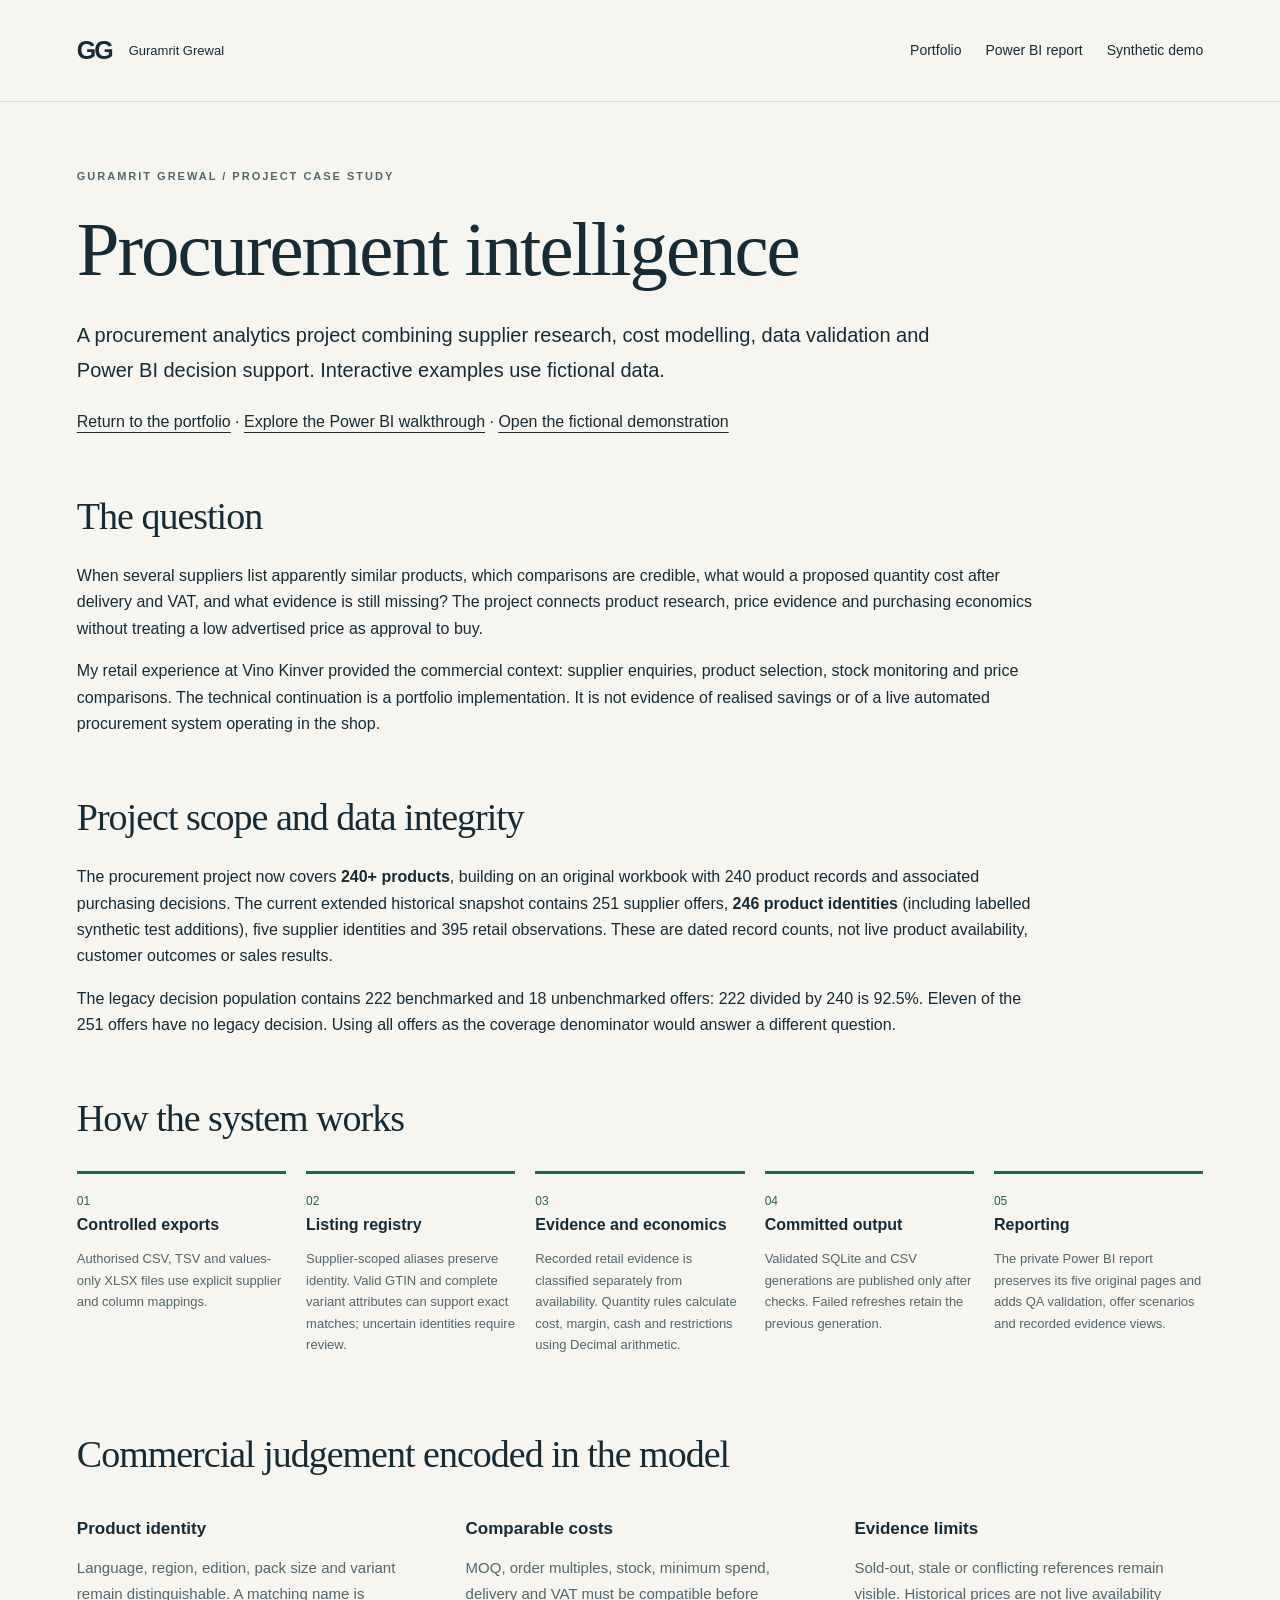
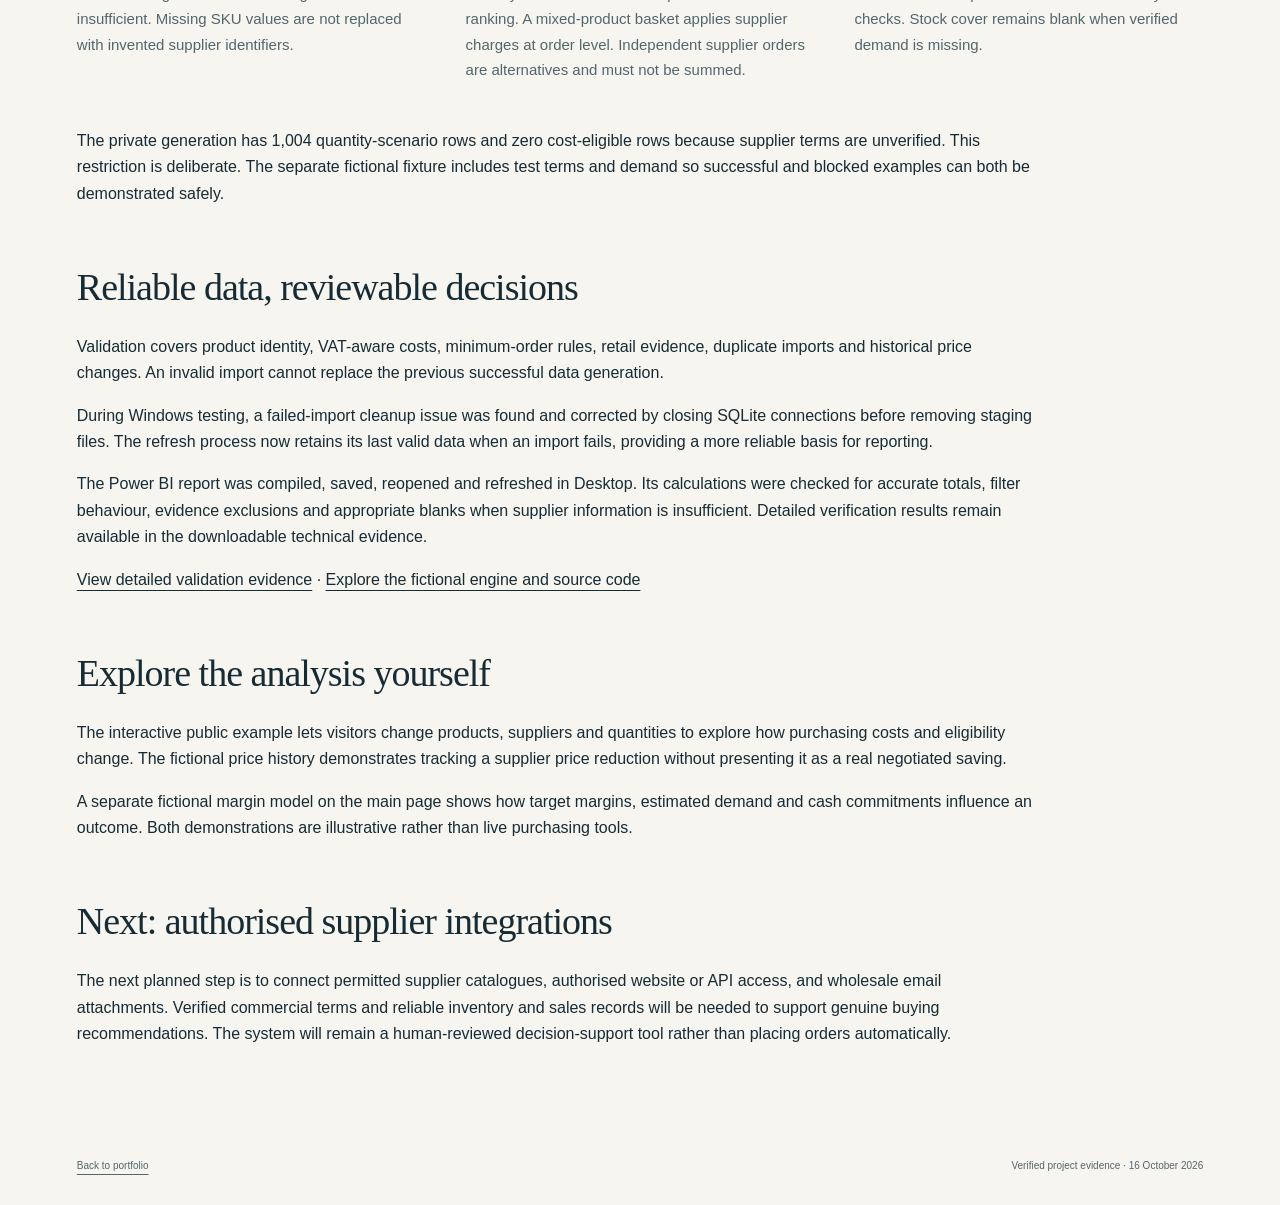
<file: intelligence-case-study.html>
<!doctype html><html lang="en"><head><meta charset="utf-8"><meta name="viewport" content="width=device-width,initial-scale=1"><title>Procurement intelligence case study | Guramrit Grewal</title><link rel="stylesheet" href="styles.css"><meta name="description" content="Procurement, supplier analysis and Power BI reporting—explore the project and its public-safe fictional demonstrations."><meta name="theme-color" content="#f6f5f0"><meta property="og:title" content="Procurement Analytics Case Study | Guramrit Grewal"><meta property="og:description" content="Procurement, supplier analysis and Power BI reporting—explore the project and its public-safe fictional demonstrations."><meta property="og:type" content="website"><meta property="og:url" content="https://g-grewal-98.github.io/intelligence-case-study.html"><link rel="canonical" href="https://g-grewal-98.github.io/intelligence-case-study.html"></head><body><header><a class="wordmark" href="index.html">GG<span>Guramrit Grewal</span></a><nav><a href="index.html#intelligence">Portfolio</a><a href="power-bi-report.html">Power BI report</a><a href="downloads/Procurement_Intelligence_Public/portfolio/index.html">Synthetic demo</a></nav></header><main class="section case-study-page"><p class="eyebrow">GURAMRIT GREWAL / PROJECT CASE STUDY</p><h1>Procurement intelligence</h1><p class="lead">A procurement analytics project combining supplier research, cost modelling, data validation and Power BI decision support. Interactive examples use fictional data.</p><p><a href="index.html#intelligence">Return to the portfolio</a> · <a href="power-bi-report.html">Explore the Power BI walkthrough</a> · <a href="downloads/Procurement_Intelligence_Public/portfolio/index.html">Open the fictional demonstration</a></p>
<section><h2>The question</h2><p>When several suppliers list apparently similar products, which comparisons are credible, what would a proposed quantity cost after delivery and VAT, and what evidence is still missing? The project connects product research, price evidence and purchasing economics without treating a low advertised price as approval to buy.</p><p>My retail experience at Vino Kinver provided the commercial context: supplier enquiries, product selection, stock monitoring and price comparisons. The technical continuation is a portfolio implementation. It is not evidence of realised savings or of a live automated procurement system operating in the shop.</p></section>
<section><h2>Project scope and data integrity</h2><p>The procurement project now covers <strong>240+ products</strong>, building on an original workbook with 240 product records and associated purchasing decisions. The current extended historical snapshot contains 251 supplier offers, <strong>246 product identities</strong> (including labelled synthetic test additions), five supplier identities and 395 retail observations. These are dated record counts, not live product availability, customer outcomes or sales results.</p><p>The legacy decision population contains 222 benchmarked and 18 unbenchmarked offers: 222 divided by 240 is 92.5%. Eleven of the 251 offers have no legacy decision. Using all offers as the coverage denominator would answer a different question.</p></section>
<section><h2>How the system works</h2><ol class="architecture-steps"><li><strong>Controlled exports</strong><span>Authorised CSV, TSV and values-only XLSX files use explicit supplier and column mappings.</span></li><li><strong>Listing registry</strong><span>Supplier-scoped aliases preserve identity. Valid GTIN and complete variant attributes can support exact matches; uncertain identities require review.</span></li><li><strong>Evidence and economics</strong><span>Recorded retail evidence is classified separately from availability. Quantity rules calculate cost, margin, cash and restrictions using Decimal arithmetic.</span></li><li><strong>Committed output</strong><span>Validated SQLite and CSV generations are published only after checks. Failed refreshes retain the previous generation.</span></li><li><strong>Reporting</strong><span>The private Power BI report preserves its five original pages and adds QA validation, offer scenarios and recorded evidence views.</span></li></ol></section>
<section><h2>Commercial judgement encoded in the model</h2><div class="method-grid"><article><h3>Product identity</h3><p>Language, region, edition, pack size and variant remain distinguishable. A matching name is insufficient. Missing SKU values are not replaced with invented supplier identifiers.</p></article><article><h3>Comparable costs</h3><p>MOQ, order multiples, stock, minimum spend, delivery and VAT must be compatible before ranking. A mixed-product basket applies supplier charges at order level. Independent supplier orders are alternatives and must not be summed.</p></article><article><h3>Evidence limits</h3><p>Sold-out, stale or conflicting references remain visible. Historical prices are not live availability checks. Stock cover remains blank when verified demand is missing.</p></article></div><p>The private generation has 1,004 quantity-scenario rows and zero cost-eligible rows because supplier terms are unverified. This restriction is deliberate. The separate fictional fixture includes test terms and demand so successful and blocked examples can both be demonstrated safely.</p></section>
<section><h2>Reliable data, reviewable decisions</h2><p>Validation covers product identity, VAT-aware costs, minimum-order rules, retail evidence, duplicate imports and historical price changes. An invalid import cannot replace the previous successful data generation.</p><p>During Windows testing, a failed-import cleanup issue was found and corrected by closing SQLite connections before removing staging files. The refresh process now retains its last valid data when an import fails, providing a more reliable basis for reporting.</p><p>The Power BI report was compiled, saved, reopened and refreshed in Desktop. Its calculations were checked for accurate totals, filter behaviour, evidence exclusions and appropriate blanks when supplier information is insufficient. Detailed verification results remain available in the downloadable technical evidence.</p><p><a href="downloads/validation_summary_v6.json">View detailed validation evidence</a> · <a href="downloads/Procurement_Intelligence_Public.zip" download>Explore the fictional engine and source code</a></p></section>
<section><h2>Explore the analysis yourself</h2><p>The interactive public example lets visitors change products, suppliers and quantities to explore how purchasing costs and eligibility change. The fictional price history demonstrates tracking a supplier price reduction without presenting it as a real negotiated saving.</p><p>A separate fictional margin model on the main page shows how target margins, estimated demand and cash commitments influence an outcome. Both demonstrations are illustrative rather than live purchasing tools.</p></section>
<section><h2>Next: authorised supplier integrations</h2><p>The next planned step is to connect permitted supplier catalogues, authorised website or API access, and wholesale email attachments. Verified commercial terms and reliable inventory and sales records will be needed to support genuine buying recommendations. The system will remain a human-reviewed decision-support tool rather than placing orders automatically.</p></section></main><footer><a href="index.html">Back to portfolio</a><span>Verified project evidence · 16 October 2026</span></footer></body></html>
</file>
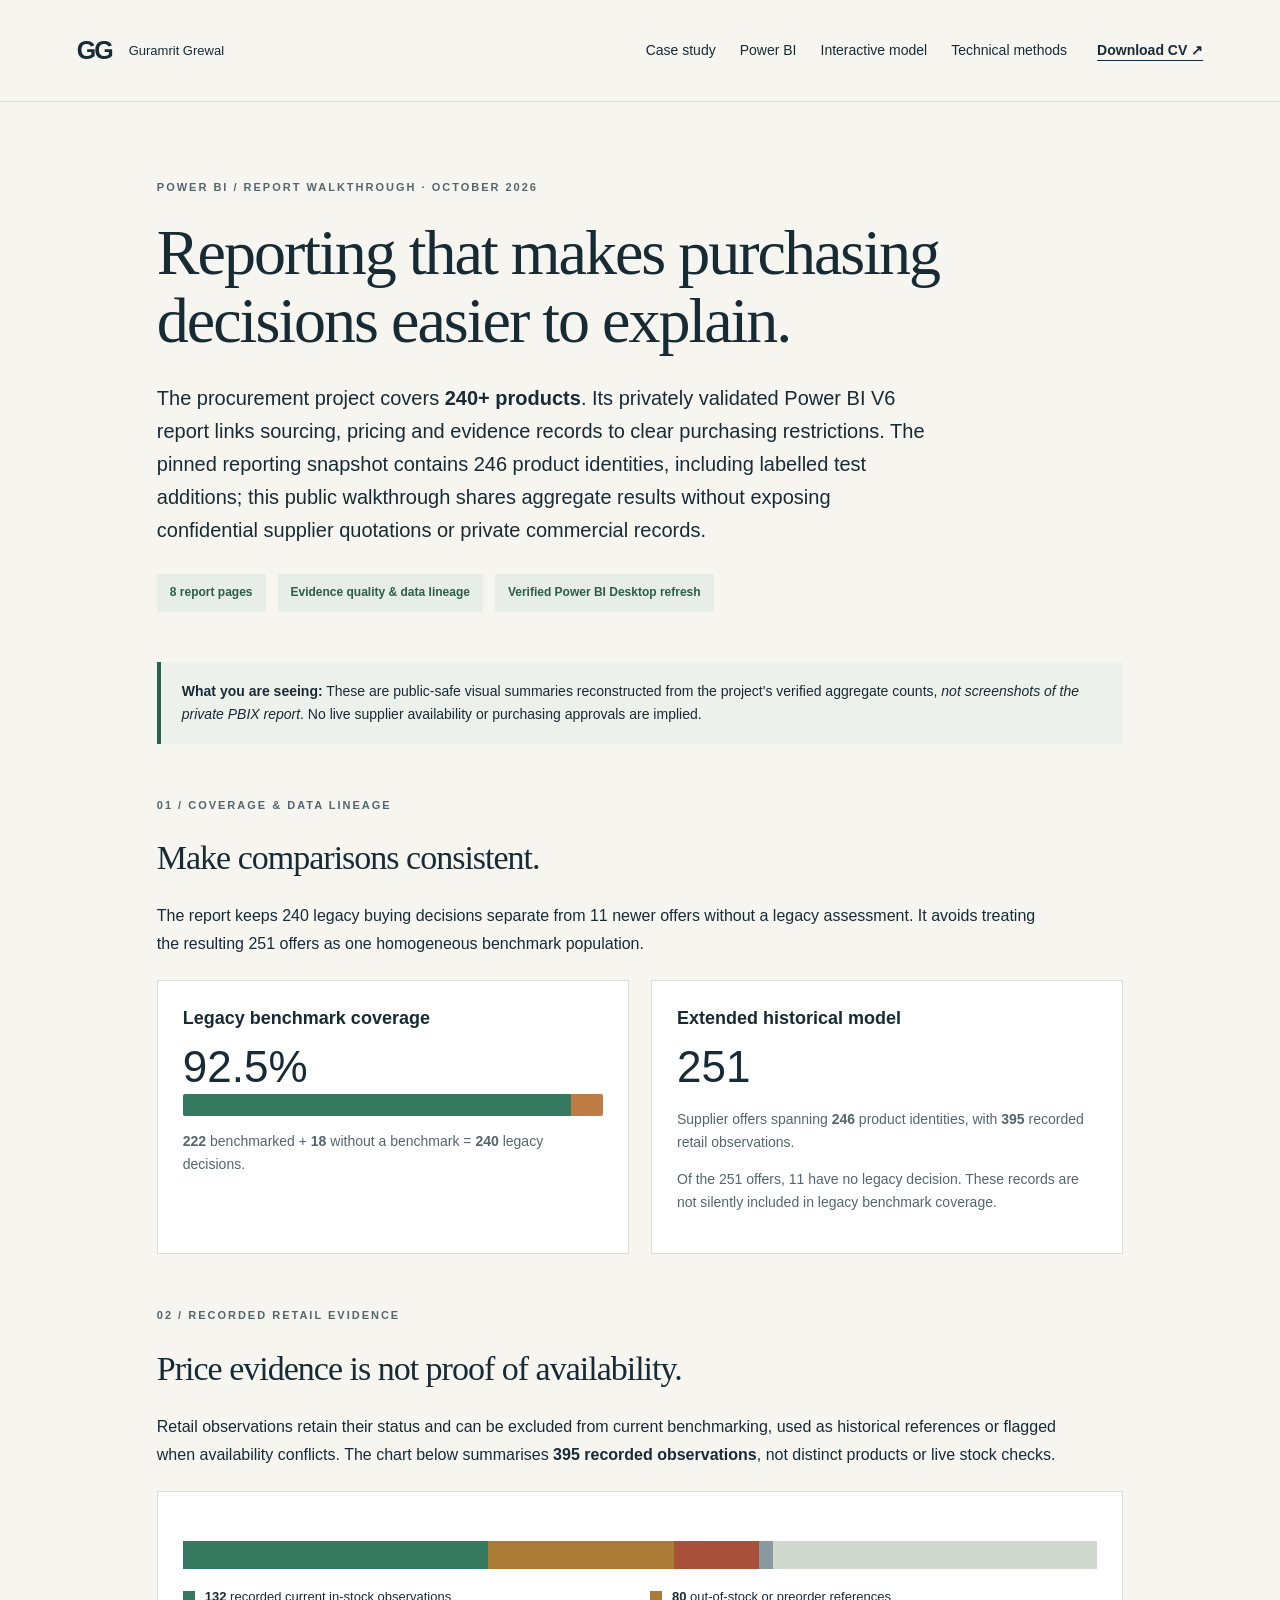
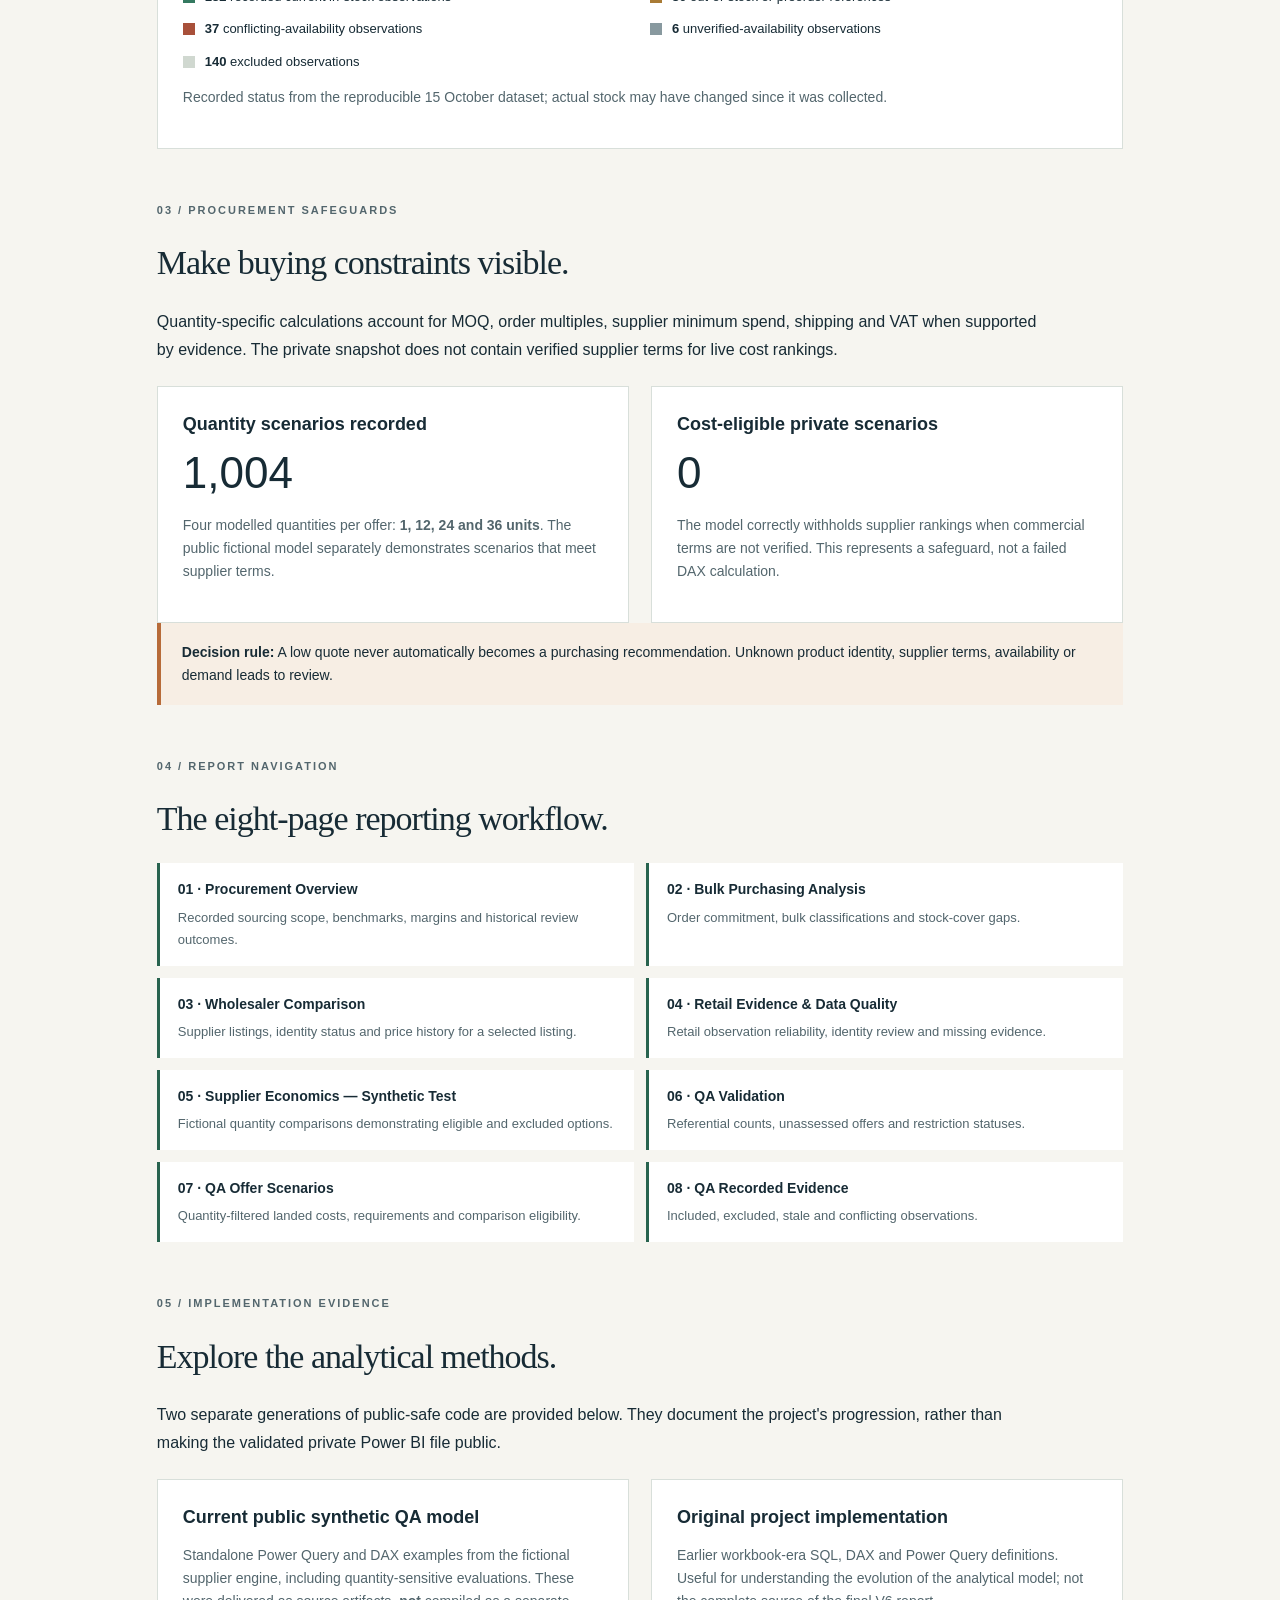
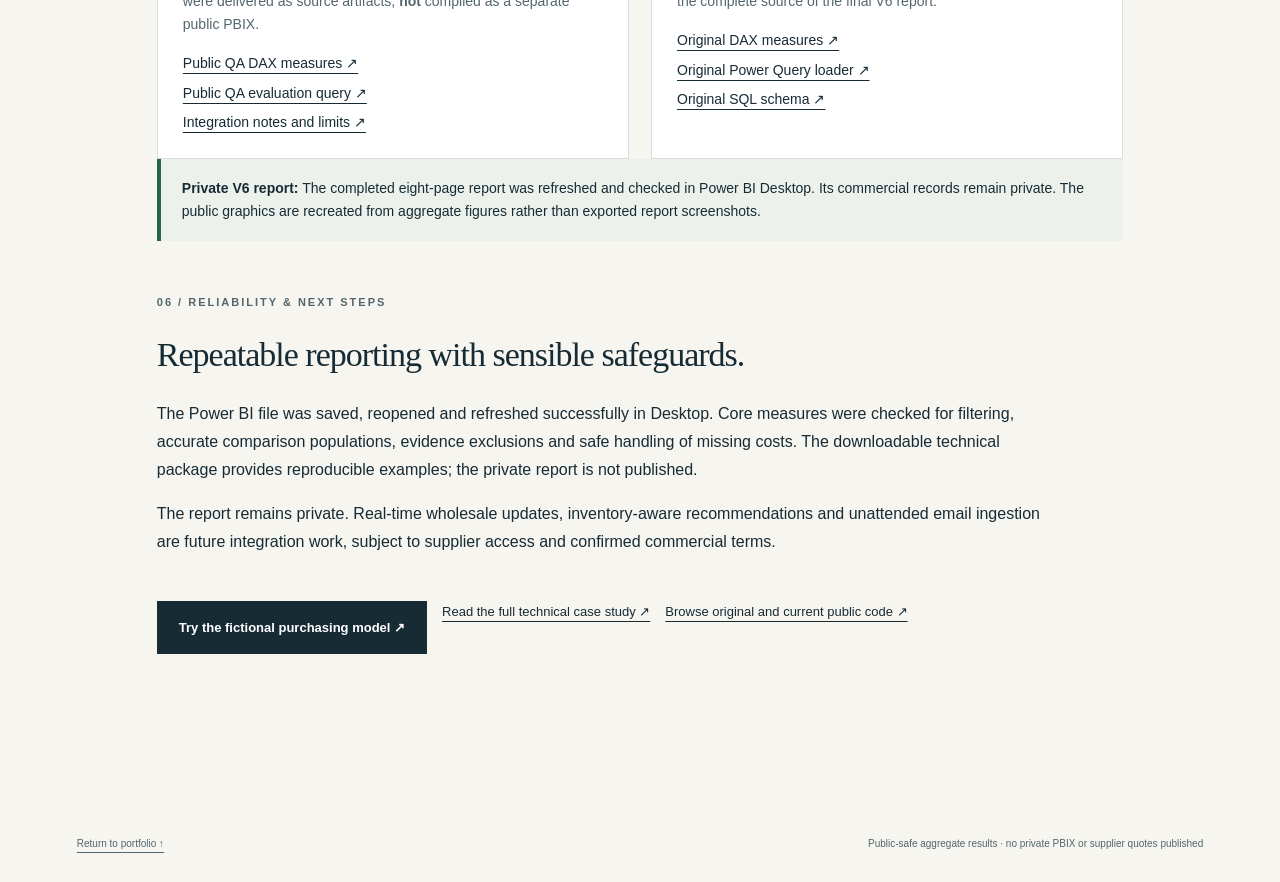
<file: power-bi-report.html>
<!doctype html>
<html lang="en"><head><meta charset="utf-8"><meta name="viewport" content="width=device-width,initial-scale=1"><meta name="description" content="A public-safe walkthrough of the eight-page Power BI procurement intelligence report, built from verified aggregate validation results."><title>Power BI procurement report | Guramrit Grewal</title><link href="styles.css?v=20261016c" rel="stylesheet"><meta name="theme-color" content="#f6f5f0"><meta property="og:title" content="Power BI Procurement Reporting | Guramrit Grewal"><meta property="og:description" content="A public-safe walkthrough of the eight-page Power BI procurement intelligence report, built from verified aggregate validation results."><meta property="og:type" content="website"><meta property="og:url" content="https://g-grewal-98.github.io/power-bi-report.html"><link rel="canonical" href="https://g-grewal-98.github.io/power-bi-report.html"></head>
<body><a class="skip-link" href="#main">Skip to content</a><header><a class="wordmark" href="index.html">GG<span>Guramrit Grewal</span></a><nav aria-label="Main navigation"><a href="index.html#case-study">Case study</a><a href="index.html#power-bi">Power BI</a><a href="index.html#demo">Interactive model</a><a href="index.html#technical">Technical methods</a></nav><a class="nav-download" href="downloads/Guramrit_Grewal_CV_Public.pdf" download>Download CV ↗</a></header>
<main id="main" class="bi-report-page">
<p class="eyebrow">POWER BI / REPORT WALKTHROUGH · OCTOBER 2026</p>
<h1>Reporting that makes purchasing decisions easier to explain.</h1>
<p class="lead">The procurement project covers <strong>240+ products</strong>. Its privately validated Power BI V6 report links sourcing, pricing and evidence records to clear purchasing restrictions. The pinned reporting snapshot contains 246 product identities, including labelled test additions; this public walkthrough shares aggregate results without exposing confidential supplier quotations or private commercial records.</p>
<div class="bi-report-meta"><span>8 report pages</span><span>Evidence quality &amp; data lineage</span><span>Verified Power BI Desktop refresh</span></div>
<div class="bi-note" role="note"><strong>What you are seeing:</strong> These are public-safe visual summaries reconstructed from the project's verified aggregate counts, <em>not screenshots of the private PBIX report</em>. No live supplier availability or purchasing approvals are implied.</div>
<section class="bi-report-block" aria-labelledby="bi-cov"><p class="eyebrow">01 / COVERAGE &amp; DATA LINEAGE</p><h2 id="bi-cov">Make comparisons consistent.</h2><p>The report keeps 240 legacy buying decisions separate from 11 newer offers without a legacy assessment. It avoids treating the resulting 251 offers as one homogeneous benchmark population.</p>
<div class="bi-report-grid"><article><h3>Legacy benchmark coverage</h3><strong class="bi-report-number">92.5%</strong><div class="bi-bar" role="img" aria-label="222 benchmarked and 18 without benchmark among 240 legacy decisions"><span class="bi-bar-yes" style="width:92.5%"></span><span class="bi-bar-no" style="width:7.5%"></span></div><p><strong>222</strong> benchmarked + <strong>18</strong> without a benchmark = <strong>240</strong> legacy decisions.</p></article><article><h3>Extended historical model</h3><strong class="bi-report-number">251</strong><p>Supplier offers spanning <strong>246</strong> product identities, with <strong>395</strong> recorded retail observations.</p><p>Of the 251 offers, 11 have no legacy decision. These records are not silently included in legacy benchmark coverage.</p></article></div></section>
<section class="bi-report-block" aria-labelledby="bi-evidence"><p class="eyebrow">02 / RECORDED RETAIL EVIDENCE</p><h2 id="bi-evidence">Price evidence is not proof of availability.</h2><p>Retail observations retain their status and can be excluded from current benchmarking, used as historical references or flagged when availability conflicts. The chart below summarises <strong>395 recorded observations</strong>, not distinct products or live stock checks.</p>
<div class="bi-report-grid"><article class="bi-report-full"><div class="bi-evidence-chart" role="img" aria-label="395 observations: 132 recorded in stock, 80 out of stock or preorder, 37 conflicting, 6 unverified availability, and 140 excluded"><span style="width:33.4177%"></span><span style="width:20.2532%"></span><span style="width:9.3671%"></span><span style="width:1.5190%"></span><span style="width:35.4430%"></span></div>
<ul class="bi-evidence-legend"><li><i class="bi-dot" aria-hidden="true"></i><span><strong>132</strong> recorded current in-stock observations</span></li><li><i class="bi-dot" aria-hidden="true"></i><span><strong>80</strong> out-of-stock or preorder references</span></li><li><i class="bi-dot" aria-hidden="true"></i><span><strong>37</strong> conflicting-availability observations</span></li><li><i class="bi-dot" aria-hidden="true"></i><span><strong>6</strong> unverified-availability observations</span></li><li><i class="bi-dot" aria-hidden="true"></i><span><strong>140</strong> excluded observations</span></li></ul><p>Recorded status from the reproducible 15 October dataset; actual stock may have changed since it was collected.</p></article></div></section>
<section class="bi-report-block" aria-labelledby="bi-decision"><p class="eyebrow">03 / PROCUREMENT SAFEGUARDS</p><h2 id="bi-decision">Make buying constraints visible.</h2><p>Quantity-specific calculations account for MOQ, order multiples, supplier minimum spend, shipping and VAT when supported by evidence. The private snapshot does not contain verified supplier terms for live cost rankings.</p>
<div class="bi-report-grid"><article><h3>Quantity scenarios recorded</h3><strong class="bi-report-number">1,004</strong><p>Four modelled quantities per offer: <strong>1, 12, 24 and 36 units</strong>. The public fictional model separately demonstrates scenarios that meet supplier terms.</p></article><article><h3>Cost-eligible private scenarios</h3><strong class="bi-report-number">0</strong><p>The model correctly withholds supplier rankings when commercial terms are not verified. This represents a safeguard, not a failed DAX calculation.</p></article></div><div class="bi-note warning" role="note"><strong>Decision rule:</strong> A low quote never automatically becomes a purchasing recommendation. Unknown product identity, supplier terms, availability or demand leads to review.</div></section>
<section class="bi-report-block" aria-labelledby="bi-pages"><p class="eyebrow">04 / REPORT NAVIGATION</p><h2 id="bi-pages">The eight-page reporting workflow.</h2><div class="bi-report-pages"><article><strong>01 · Procurement Overview</strong><p>Recorded sourcing scope, benchmarks, margins and historical review outcomes.</p></article><article><strong>02 · Bulk Purchasing Analysis</strong><p>Order commitment, bulk classifications and stock-cover gaps.</p></article><article><strong>03 · Wholesaler Comparison</strong><p>Supplier listings, identity status and price history for a selected listing.</p></article><article><strong>04 · Retail Evidence &amp; Data Quality</strong><p>Retail observation reliability, identity review and missing evidence.</p></article><article><strong>05 · Supplier Economics — Synthetic Test</strong><p>Fictional quantity comparisons demonstrating eligible and excluded options.</p></article><article><strong>06 · QA Validation</strong><p>Referential counts, unassessed offers and restriction statuses.</p></article><article><strong>07 · QA Offer Scenarios</strong><p>Quantity-filtered landed costs, requirements and comparison eligibility.</p></article><article><strong>08 · QA Recorded Evidence</strong><p>Included, excluded, stale and conflicting observations.</p></article></div></section>
<section class="bi-report-block" id="source-files" aria-labelledby="bi-sources"><p class="eyebrow">05 / IMPLEMENTATION EVIDENCE</p><h2 id="bi-sources">Explore the analytical methods.</h2><p>Two separate generations of public-safe code are provided below. They document the project's progression, rather than making the validated private Power BI file public.</p><div class="bi-report-grid"><article><h3>Current public synthetic QA model</h3><p>Standalone Power Query and DAX examples from the fictional supplier engine, including quantity-sensitive evaluations. These were delivered as source artifacts, <strong>not</strong> compiled as a separate public PBIX.</p><div class="evidence-links"><a href="downloads/Procurement_Intelligence_Public/powerbi/continuation/measures.dax" download>Public QA DAX measures ↗</a><a href="downloads/Procurement_Intelligence_Public/powerbi/continuation/QA_Evaluation.pq" download>Public QA evaluation query ↗</a><a href="downloads/Procurement_Intelligence_Public/powerbi/continuation/INTEGRATION.md" download>Integration notes and limits ↗</a></div></article><article><h3>Original project implementation</h3><p>Earlier workbook-era SQL, DAX and Power Query definitions. Useful for understanding the evolution of the analytical model; not the complete source of the final V6 report.</p><div class="evidence-links"><a href="downloads/Real_Project_Methods/powerbi/measures.dax" download>Original DAX measures ↗</a><a href="downloads/Real_Project_Methods/powerbi/LoadCsv.pq" download>Original Power Query loader ↗</a><a href="downloads/Real_Project_Methods/sql/model.sql" download>Original SQL schema ↗</a></div></article></div><div class="bi-note" role="note"><strong>Private V6 report:</strong> The completed eight-page report was refreshed and checked in Power BI Desktop. Its commercial records remain private. The public graphics are recreated from aggregate figures rather than exported report screenshots.</div></section>
<section class="bi-report-block" aria-labelledby="bi-validation"><p class="eyebrow">06 / RELIABILITY &amp; NEXT STEPS</p><h2 id="bi-validation">Repeatable reporting with sensible safeguards.</h2><p>The Power BI file was saved, reopened and refreshed successfully in Desktop. Core measures were checked for filtering, accurate comparison populations, evidence exclusions and safe handling of missing costs. The downloadable technical package provides reproducible examples; the private report is not published.</p><p>The report remains private. Real-time wholesale updates, inventory-aware recommendations and unattended email ingestion are future integration work, subject to supplier access and confirmed commercial terms.</p><div class="bi-report-footer"><a href="index.html#demo" class="button">Try the fictional purchasing model ↗</a><a href="intelligence-case-study.html" class="text-link">Read the full technical case study ↗</a><a href="index.html#technical" class="text-link">Browse original and current public code ↗</a></div></section>
</main><footer><a href="index.html">Return to portfolio ↑</a><span>Public-safe aggregate results · no private PBIX or supplier quotes published</span></footer></body></html>
</file>
<file: styles.css>
:root{--ink:#172b35;--muted:#53666d;--paper:#f6f5f0;--line:#d8dfda;--accent:#c3522d;--green:#28634f}*{box-sizing:border-box}html{scroll-behavior:smooth;scroll-padding-top:30px}body{margin:0;background:var(--paper);color:var(--ink);font-family:Arial,Helvetica,sans-serif;line-height:1.6}a{color:inherit;text-underline-offset:5px}button,input,select{font:inherit}button,a,input,select{outline-offset:5px}button:focus-visible,a:focus-visible,input:focus-visible,select:focus-visible{outline:3px solid var(--accent)}header,main,footer{max-width:1440px;margin:auto}header{padding:30px 6%;display:flex;align-items:center;gap:30px;border-bottom:1px solid var(--line)}.wordmark{text-decoration:none;font-size:25px;font-weight:800;letter-spacing:-2px;display:flex;align-items:center;gap:17px}.wordmark span{font-size:13px;font-weight:500;letter-spacing:0}nav{display:flex;gap:24px;margin-left:auto;font-size:13px}nav a{text-decoration:none}.nav-download{font-size:13px;font-weight:bold}.hero{display:grid;grid-template-columns:1.15fr 1fr;gap:9%;padding:78px 6% 64px;align-items:center}.eyebrow{font-size:11px;font-weight:700;letter-spacing:2px;margin:0 0 23px;color:var(--muted)}h1{font-family:Georgia,serif;font-weight:400;font-size:clamp(54px,6.5vw,92px);line-height:1.05;letter-spacing:-4px;margin:0 0 28px}h1 em{color:var(--accent);font-weight:400}.intro{font-size:19px;max-width:470px;line-height:1.6}.byline{font-size:13px;margin:26px 0}.actions{display:flex;flex-wrap:wrap;align-items:center;gap:22px}.button{display:inline-flex;background:var(--ink);color:white;text-decoration:none;padding:16px 22px;font-size:13px;font-weight:700;gap:26px}.text-link{font-size:13px}.hero-example{background:#fff;padding:32px;border:1px solid #d7ded9;box-shadow:12px 12px 0 #e5e9e3;transform:rotate(1deg)}.example-top{display:flex;justify-content:space-between;font-size:10px;letter-spacing:1.5px}.hero-example h2{font-size:24px;margin:30px 0 4px;letter-spacing:-.5px}.muted{color:var(--muted);font-size:12px;margin:0}.comparison{display:flex;justify-content:space-between;border-top:1px solid var(--line);border-bottom:1px solid var(--line);padding:22px 0;margin:24px 0}.comparison small{display:block;font-size:11px}.comparison strong{font-size:32px;font-weight:400}.comparison div:last-child strong{color:var(--green)}.cover{display:flex;justify-content:space-between;gap:10px;font-size:11px}.track{height:10px;background:#e9eee9;margin-top:16px;position:relative}.track div{width:79.166%;height:10px;background:var(--accent)}.track span{height:22px;width:2px;background:var(--ink);position:absolute;left:25%;top:-6px}.scale{display:flex;justify-content:space-between;font-size:9px;margin:8px 0 25px}.verdict{display:inline-block;background:#f7e9db;color:#874222;font-size:12px;font-weight:700;padding:5px 10px}.hero-example p:last-child{font-size:13px;line-height:1.7}.scope{margin:0 6%;display:flex;gap:13px;border-top:1px solid var(--line);border-bottom:1px solid var(--line);padding:15px 0;font-size:12px;color:var(--muted)}.scope p{margin:0}.scope-dot{width:7px;height:7px;background:var(--accent);border-radius:50%;margin-top:7px;flex-shrink:0}.section{padding:80px 6%}h2{font-family:Georgia,serif;font-size:38px;font-weight:400;line-height:1.18;letter-spacing:-1px;margin:0 0 24px}h3{font-size:17px;line-height:1.4;margin:0 0 10px}.case,.technical{display:grid;grid-template-columns:1fr 1.5fr;gap:10%}.case-copy>p:first-child{font-size:18px}.case-copy p{margin-top:0}.case-copy>p{color:var(--muted)}.case-points{border-top:1px solid var(--line);margin-top:30px}.case-points>div{display:grid;grid-template-columns:100px 1fr;gap:20px;border-bottom:1px solid var(--line);padding:18px 0}.case-points span{font-size:10px;letter-spacing:1px;font-weight:bold;margin-top:3px;color:var(--accent)}.case-points p{font-size:14px;margin:0}.demo{background:#eaf0eb}.wide{display:flex;justify-content:space-between;gap:70px;align-items:flex-end}.wide>p{max-width:330px;font-size:14px;margin-bottom:25px}.controls{display:grid;grid-template-columns:1.4fr 1fr auto;gap:40px;align-items:end;margin:22px 0 30px}.controls label{font-size:12px;font-weight:700;display:block}.controls output{float:right;color:var(--green);font-size:18px}input[type=range]{width:100%;margin:18px 0 0;accent-color:var(--green)}select{display:block;width:100%;padding:10px;background:#fff;border:1px solid #bfccc3;margin-top:9px;font-size:13px}button{cursor:pointer;background:transparent;border:1px solid #9cafa4;padding:11px 18px;font-size:12px;color:var(--ink)}.metrics{display:grid;grid-template-columns:repeat(4,1fr);border-top:1px solid #becdc3;border-bottom:1px solid #becdc3;margin-bottom:26px}.metrics>div{padding:20px;border-right:1px solid #becdc3}.metrics>div:first-child{padding-left:0}.metrics>div:last-child{border:0}.metrics span{font-size:11px;color:var(--muted);display:block}.metrics strong{font-size:35px;font-weight:400}.table-wrap{overflow-x:auto;background:#fff}table{border-collapse:collapse;width:100%;font-size:12px;white-space:nowrap;text-align:left}th{padding:15px 16px;background:var(--ink);color:white;font-weight:500;font-size:11px}td{padding:13px 16px;border-bottom:1px solid #e6eae5}td button{padding:0;border:0;font-weight:600;text-decoration:underline;text-underline-offset:3px;text-align:left}tr.selected{background:#f1f5f0}.pill{display:inline-block;font-size:10px;background:#e8eee9;color:#2d5947;padding:3px 8px}.pill.review{background:#f7ebdd;color:#854821}.pill.no{background:#f2e5e3;color:#8b3f34}.detail{background:#fff;border-left:3px solid var(--green);padding:25px 30px;margin-top:22px}.detail h3{margin-bottom:8px}.detail p{font-size:13px;color:var(--muted);margin:7px 0}.formula-grid{display:grid;grid-template-columns:repeat(3,1fr);gap:20px;margin-top:20px}.formula-grid span{display:block;font-size:10px;color:var(--muted)}.formula-grid strong{font-size:20px;font-weight:400}.model-note{font-size:11px;color:var(--muted);max-width:960px;margin:18px 0 0}.technical>.section-heading>p:last-child{color:var(--muted);font-size:14px}.evidence-list article{display:grid;grid-template-columns:25px 1fr;gap:15px;border-top:1px solid var(--line);padding:24px 0;position:relative}.evidence-list article:last-child{border-bottom:1px solid var(--line)}.number{font-size:11px;color:var(--accent);padding-top:3px}.evidence-list p{font-size:13px;color:var(--muted);margin:0 0 10px}.evidence-list a{font-size:12px}.status{grid-column:2;font-size:10px;color:var(--green);text-transform:uppercase;letter-spacing:1px}.status.pending{color:#8a602c}.method{border-top:1px solid var(--line)}.method-grid{display:grid;grid-template-columns:repeat(3,1fr);gap:40px;margin-top:40px}.method-grid p{font-size:14px;color:var(--muted)}.limits{display:grid;grid-template-columns:190px 1fr;gap:40px;border-top:1px solid var(--line);padding-top:28px;margin-top:28px;font-size:12px;color:var(--muted)}.limits p{margin:0}.download{background:var(--ink);color:white;text-align:center}.download .eyebrow{color:#a8bdb2}.download h2{font-size:44px}.download p:not(.eyebrow){font-size:14px;color:#c1d1c9;margin-bottom:30px}.light{background:#e8eee7;color:var(--ink)}footer{display:flex;gap:25px;justify-content:space-between;padding:30px 6%;font-size:10px;color:var(--muted)}.sr-only{position:absolute;clip:rect(0,0,0,0);height:1px;width:1px;overflow:hidden}@media(max-width:950px){nav{display:none}.nav-download{margin-left:auto}.hero{gap:5%;padding-top:50px}.hero-example{padding:22px}.case,.technical{gap:6%;grid-template-columns:1fr 1.4fr}.controls{gap:20px}h2{font-size:32px}}@media(max-width:700px){header{padding:20px 5%}.wordmark span{font-size:11px}.nav-download{font-size:11px}.hero{grid-template-columns:1fr;gap:40px;padding:45px 5%}.hero-example{transform:none;margin-right:10px}.section{padding:50px 5%}.scope{margin:0 5%}.case,.technical{grid-template-columns:1fr;gap:25px}.wide{display:block}.wide>p{max-width:none}.controls{grid-template-columns:1fr 1fr;gap:20px}.controls label:first-child{grid-column:1/-1}.controls button{align-self:end}.metrics{grid-template-columns:1fr 1fr}.metrics>div:nth-child(2){border-right:0}.metrics>div:nth-child(3){padding-left:0;border-top:1px solid #becdc3}.metrics>div:nth-child(4){border-top:1px solid #becdc3}.formula-grid,.method-grid{grid-template-columns:1fr;gap:18px}.limits{grid-template-columns:1fr;gap:10px}.detail{padding:20px}.case-points>div{grid-template-columns:75px 1fr;gap:10px}footer{flex-wrap:wrap}.download h2{font-size:35px}h1{letter-spacing:-2px}.comparison strong{font-size:30px}}@media(prefers-reduced-motion:reduce){html{scroll-behavior:auto}}

.skip-link{position:absolute;left:12px;top:-100px;z-index:5;background:#fff;padding:12px}.skip-link:focus{top:8px}.contribution{border-bottom:1px solid var(--line)}.contribution .method-grid{margin-top:20px}.supplier-section>p{max-width:900px}.supplier-section>a{font-size:13px}.architecture{border-top:1px solid var(--line)}.architecture-steps{list-style:none;padding:0;display:grid;grid-template-columns:repeat(4,1fr);gap:20px;margin:30px 0 45px;counter-reset:flow}.architecture-steps li{border-top:3px solid var(--green);padding:18px 0;counter-increment:flow}.architecture-steps li:before{content:'0' counter(flow);display:block;color:var(--green);font-size:12px}.architecture-steps strong,.architecture-steps span{display:block}.architecture-steps span{font-size:13px;color:var(--muted);margin-top:10px}details{border-top:1px solid var(--line);padding:18px 0}summary{cursor:pointer;font-size:14px;font-weight:600}pre{overflow:auto;background:#172b35;color:#edf3ed;padding:22px;font-size:12px;line-height:1.7;max-width:100%}.about>p{max-width:760px}.table-wrap:focus-visible{outline:3px solid var(--accent)}@media(max-width:700px){.architecture-steps{grid-template-columns:1fr 1fr}nav{display:flex;flex-wrap:wrap;gap:10px 18px;order:3;width:100%;margin-left:0}header{flex-wrap:wrap;gap:14px}.architecture pre{font-size:11px}}@media(max-width:400px){.architecture-steps{grid-template-columns:1fr}.wordmark{gap:10px}.comparison{gap:10px}}

/* Case study redesign */
h1{font-size:clamp(42px,4.6vw,67px);letter-spacing:-2px}.hero{gap:7%;grid-template-columns:1.3fr 1fr}.project-snapshot{background:var(--ink);color:var(--paper);padding:36px}.project-snapshot .eyebrow{color:#baccc4}.project-snapshot h2{font-size:30px}.snapshot-number{border-top:1px solid #52666a;padding:18px 0}.snapshot-number strong{font-size:76px;line-height:1.15;display:block;font-weight:400}.snapshot-number span,.snapshot-grid span{display:block;font-size:12px;color:#d1ded8}.snapshot-grid{display:grid;grid-template-columns:1fr 1fr;gap:20px;border-top:1px solid #52666a;padding-top:18px}.snapshot-grid strong{font-size:34px;font-weight:400}.project-snapshot>p:last-child{font-size:12px;color:#d1ded8;margin-bottom:0}.real-case{border-bottom:1px solid var(--line)}.real-case>h2{max-width:800px}.lead{font-size:20px;max-width:850px}.case-intro{display:grid;grid-template-columns:1.15fr 1fr;gap:7%;margin:38px 0}.case-intro p{font-size:15px;color:var(--muted)}.contribution-note{border-left:3px solid var(--accent);padding-left:25px}.finding{background:#eaf0eb;padding:30px;display:grid;grid-template-columns:1fr 1fr;gap:40px;align-items:center}.finding p{font-size:14px}.finding figure{margin:0}.coverage-bar{height:34px;display:flex}.coverage-bar span:nth-child(1){background:#28634f}.coverage-bar span:nth-child(2){background:#a45126}.coverage-bar span:nth-child(3){background:#5f6c73}.finding figcaption{display:flex;flex-wrap:wrap;gap:12px;font-size:12px;margin-top:12px}.wrap-table{white-space:normal;font-size:13px}.wrap-table th{min-width:140px}.real-case details{margin-top:14px}.case-actions{margin-top:30px}.quantity-control{max-width:300px;display:block;font-weight:600;font-size:13px;margin:24px 0 12px}.controls{grid-template-columns:repeat(2,minmax(0,1fr));gap:22px 40px}.controls button{justify-self:start}.controls label:first-child{grid-column:auto}.real-case details>p{font-size:14px;max-width:950px}.scenario-note{padding:15px 0;border-top:1px solid var(--line)}.method-grid{margin-bottom:30px}nav{display:flex;flex-wrap:wrap}td button{min-height:30px}summary{min-height:30px}section,article,.section-heading,.case-intro>div{min-width:0}.table-wrap{max-width:100%}pre{white-space:pre;max-width:100%}
@media(max-width:950px){header{flex-wrap:wrap}nav{order:3;width:100%;margin-left:0}.hero{gap:5%}.project-snapshot{padding:25px}}
@media(max-width:700px){.hero,.case-intro,.finding{grid-template-columns:minmax(0,1fr)}.hero{gap:30px}.case-intro{gap:20px}.finding{padding:22px;gap:20px}.project-snapshot{padding:25px}.controls{grid-template-columns:minmax(0,1fr)}.controls label:first-child{grid-column:auto}.real-case>h2{font-size:30px}.snapshot-number strong{font-size:60px}h1{font-size:44px}.model-note{font-size:12px}td button{min-height:40px}nav a{padding:7px 0}}

.case-study-page>section{margin-top:58px}.case-study-page>p{max-width:900px}.case-study-page section>p{max-width:960px}.case-study-page h1{font-size:clamp(42px,6vw,78px);overflow-wrap:break-word}.case-study-page .architecture-steps{grid-template-columns:repeat(auto-fit,minmax(170px,1fr))}


/* Portfolio presentation improvements */
body{font-size:15px;line-height:1.65}
nav a, .nav-download{font-size:14px}
.section{padding-top:65px;padding-bottom:65px}
.intro{max-width:590px}
.demo-context{font-size:14px;color:var(--muted);max-width:780px;margin:8px 0 25px}
.demo{border-top:1px solid #b9cbc0}
.controls label{font-size:14px}
.metrics span{font-size:12px}
.metrics strong{font-variant-numeric:tabular-nums}
.metrics>div{min-width:0}
table{font-size:13px}
th{font-size:12px;white-space:normal}
.model-note{font-size:12px;line-height:1.7}
.detail-eyebrow{font-size:11px!important;letter-spacing:.12em;text-transform:uppercase;color:var(--green)!important;font-weight:bold}
.detail-verdict{font-size:14px!important;color:var(--ink)!important}
.detail-explanation{font-size:14px!important;margin-top:18px!important}
.supplier-section{border-top:1px solid var(--line)}
.supplier-section>p:not(.eyebrow){font-size:15px;max-width:850px}
.supplier-section .quantity-control{display:inline-block;width:270px;max-width:100%;margin-right:24px;vertical-align:top}
.supplier-insight{background:#eaf0eb;border-left:4px solid var(--green);padding:18px 22px;margin:12px 0 20px;display:grid;gap:5px;max-width:960px}
.supplier-insight strong{font-size:16px}
.supplier-insight span{font-size:14px;color:var(--muted)}
.excluded-row{background:#fbf6ee}
.deep-dive{margin:0 6%;padding:8px 0 18px;border-bottom:1px solid var(--line)}
.deep-dive>summary{padding:22px 8px;font-size:16px;color:var(--green)}
.deep-dive>.section{padding-left:0;padding-right:0}
button,a,select,input{touch-action:manipulation}
@media(max-width:700px){.hero{padding-bottom:44px}.section{padding-top:47px;padding-bottom:47px}.supplier-section .quantity-control{display:block;width:100%;margin:18px 0}.supplier-section>p:not(.eyebrow){font-size:14px}.metrics strong{font-size:29px}.snapshot-grid strong{font-size:31px}.wordmark{flex-shrink:0}.table-wrap{border:1px solid #dde5df}.detail h3{overflow-wrap:break-word}nav{gap:7px 16px}.button{padding:14px 17px}}
@media(max-width:390px){.wordmark span{font-size:10px}.nav-download{font-size:11px}.hero h1{font-size:39px}.snapshot-number strong{font-size:54px}}


/* Public-safe Power BI portfolio showcase — no supplier data or private PBIX embedded */
body{font-size:16px}
.byline,.evidence-list p,.evidence-list a,.section .model-note{font-size:14px}
.case-points p,.project-snapshot>p:last-child{font-size:14px}
.method-grid p{font-size:15px}
.powerbi-showcase{border-top:1px solid var(--line);border-bottom:1px solid var(--line);background:#f0f2ed}
.powerbi-intro{display:grid;grid-template-columns:minmax(0,.94fr) minmax(0,1.06fr);gap:7%;align-items:center}
.powerbi-intro>div:first-child>p:not(.eyebrow){max-width:600px}
.powerbi-intro .lead{font-size:19px;line-height:1.55}
.bi-stat-strip{display:flex;gap:0;border-top:1px solid #cad4ca;border-bottom:1px solid #cad4ca;margin:30px 0 26px}
.bi-stat-strip>div{flex:1;min-width:0;padding:16px 10px 16px 0}
.bi-stat-strip>div+div{border-left:1px solid #cad4ca;padding-left:16px}
.bi-stat-strip strong{font-size:27px;display:block;font-weight:500;font-variant-numeric:tabular-nums}
.bi-stat-strip span{font-size:12px;display:block;color:var(--muted);line-height:1.4}
.bi-mockup{min-width:0;border:1px solid #cbd8d1;background:white;box-shadow:18px 18px 0 #e1e7e0}
.bi-mockup-header{display:flex;gap:13px;align-items:center;background:var(--ink);color:white;padding:17px 20px}
.bi-brand-mark{font-size:26px;color:#86b59d;line-height:1}
.bi-mockup-header>div{display:grid;line-height:1.35;gap:2px}
.bi-mockup-header strong{font-size:14px}
.bi-mockup-header span:not(.bi-brand-mark):not(.bi-mockup-tag){font-size:11px;color:#bfd0c6}
.bi-mockup-tag{margin-left:auto;border:1px solid #759287;padding:3px 9px;font-size:11px;letter-spacing:.08em}
.bi-mockup-body{padding:24px}
.bi-kpi-grid{display:grid;grid-template-columns:repeat(3, minmax(0,1fr));gap:11px}
.bi-kpi{border:1px solid #dce5dd;padding:15px 14px;background:#f8faf8}
.bi-kpi>span{display:block;font-size:11px;color:var(--muted)}
.bi-kpi strong{display:block;font-size:31px;line-height:1.3;font-weight:400;font-variant-numeric:tabular-nums}
.bi-chart-head{display:flex;align-items:flex-end;justify-content:space-between;gap:12px;margin:26px 0 10px}
.bi-chart-head h3{font-size:15px;margin:0}
.bi-chart-head strong{font-size:22px;font-weight:500;color:var(--green)}
.bi-bar{width:100%;height:22px;display:flex;border-radius:2px;overflow:hidden;background:#e5e6e5}
.bi-bar-yes{background:#347960}.bi-bar-no{background:#be7b43}
.bi-small-caption{font-size:12px;line-height:1.5;color:var(--muted);margin:9px 0 23px}
.bi-restriction{display:flex;gap:14px;background:#f7f0e6;border:1px solid #eadbc7;padding:16px}
.bi-restriction-flag{display:grid;place-items:center;flex:0 0 27px;height:27px;border-radius:50%;background:#a7602a;color:white;font-weight:700}
.bi-restriction>div{display:grid;gap:5px}.bi-restriction strong{font-size:14px}.bi-restriction span:not(.bi-restriction-flag){font-size:12px;line-height:1.6;color:#75573d}
.bi-mockup-footer{padding:0 22px 19px;margin:0;font-size:11px;line-height:1.6;color:#64766c}
.bi-actions{margin-top:20px}
.bi-technical-link{display:block;margin-top:8px}
/* Dedicated private-report walkthrough */
.bi-report-page{max-width:1120px;margin:auto;padding:76px 6% 100px}
.bi-report-page h1{font-size:clamp(42px,5vw,68px);max-width:800px}
.bi-report-page .lead{max-width:780px}
.bi-report-meta{display:flex;flex-wrap:wrap;gap:12px;margin:27px 0 50px}
.bi-report-meta span{background:#e6eee7;padding:9px 13px;color:#2c5d47;font-weight:bold;font-size:12px}
.bi-report-block{margin:52px 0}
.bi-report-block>h2{font-size:34px}
.bi-report-block>p{max-width:900px}
.bi-report-grid{display:grid;grid-template-columns:1fr 1fr;gap:22px;margin-top:22px}
.bi-report-grid article{background:white;border:1px solid #d8dfda;padding:25px;min-width:0}
.bi-report-grid article h3{font-size:18px}
.bi-report-grid article p{font-size:14px;color:var(--muted)}
.bi-report-grid .bi-report-full{grid-column:1/-1}
.bi-report-number{font-size:44px;font-weight:400;line-height:1.2;display:block;font-variant-numeric:tabular-nums}
.bi-evidence-chart{display:flex;overflow:hidden;height:28px;margin:24px 0 17px}
.bi-evidence-chart>span:nth-child(1){background:#347960}
.bi-evidence-chart>span:nth-child(2){background:#a97b35}
.bi-evidence-chart>span:nth-child(3){background:#a8503a}
.bi-evidence-chart>span:nth-child(4){background:#88999f}
.bi-evidence-chart>span:nth-child(5){background:#d0d8d0}
.bi-evidence-legend{display:grid;grid-template-columns:repeat(2,minmax(0,1fr));gap:11px 20px;list-style:none;padding:0;margin:0;font-size:13px}
.bi-evidence-legend li{display:flex;align-items:start;gap:10px}
.bi-dot{display:inline-block;width:12px;height:12px;flex:0 0 12px;margin-top:5px}
.bi-evidence-legend li:nth-child(1) .bi-dot{background:#347960}.bi-evidence-legend li:nth-child(2) .bi-dot{background:#a97b35}.bi-evidence-legend li:nth-child(3) .bi-dot{background:#a8503a}.bi-evidence-legend li:nth-child(4) .bi-dot{background:#88999f}.bi-evidence-legend li:nth-child(5) .bi-dot{background:#d0d8d0}
.bi-report-pages{display:grid;grid-template-columns:repeat(2,minmax(0,1fr));gap:12px}
.bi-report-pages article{background:#fff;border-left:3px solid var(--green);padding:15px 18px}
.bi-report-pages strong{font-size:14px;display:block}.bi-report-pages p{font-size:13px;color:var(--muted);margin:5px 0 0}
.bi-note{background:#edf1ec;border-left:4px solid var(--green);padding:18px 21px;font-size:14px;color:var(--ink)}
.bi-note.warning{background:#f7eee4;border-color:#b76b39}
.bi-report-footer{display:flex;flex-wrap:wrap;gap:15px;margin-top:45px}
@media(max-width:950px){.powerbi-intro{gap:5%;grid-template-columns:1fr 1fr}.bi-stat-strip strong{font-size:24px}}
@media(max-width:750px){.powerbi-intro,.bi-report-grid,.bi-report-pages{grid-template-columns:1fr}.powerbi-showcase{padding-bottom:65px}.bi-mockup{box-shadow:8px 8px 0 #e1e7e0}.bi-report-page{padding:44px 6% 70px}.bi-report-grid .bi-report-full{grid-column:auto}.bi-report-page .lead{font-size:18px}}
@media(max-width:420px){.bi-stat-strip strong{font-size:22px}.bi-kpi strong{font-size:24px}.bi-kpi{padding:12px 8px}.bi-kpi>span{font-size:10px}.bi-mockup-body{padding:14px}.bi-evidence-legend{grid-template-columns:1fr}}

/* Technical file lists: keep the versioned resource links in the proper content column. */
.evidence-list article>div{min-width:0}
.evidence-links{display:flex;flex-direction:column;align-items:flex-start;gap:10px;margin-top:13px;min-width:0}
.evidence-links>a,.evidence-list .evidence-links>a{display:inline-block;width:auto;max-width:100%;overflow-wrap:anywhere;white-space:normal;font-size:14px;line-height:1.4}
.evidence-version-note{font-size:12px!important;line-height:1.55;max-width:520px;margin-top:15px!important}
.bi-report-grid .evidence-links{margin-top:18px}
@media(max-width:700px){.evidence-links{gap:12px}.evidence-list article{grid-template-columns:23px minmax(0,1fr)}}


/* Final recruiter-facing polish: strong hierarchy and readable supporting text. */
.skill-intro{margin-top:42px;margin-bottom:-18px}
.bi-stat-strip strong{font-size:clamp(17px,2vw,24px);letter-spacing:-.025em;overflow-wrap:break-word}
.bi-stat-strip span{font-size:13px}
.method-grid article p,.bi-report-pages p{line-height:1.7}
.case-study-page>p,.bi-report-block>p{line-height:1.75}
.evidence-list .evidence-version-note{max-width:570px}
@media(max-width:700px){.skill-intro{margin-bottom:-10px}.bi-stat-strip{gap:0}.bi-stat-strip>div{padding-right:9px}.bi-stat-strip>div+div{padding-left:9px}.bi-stat-strip strong{font-size:16px}.bi-stat-strip span{font-size:12px}}
</file>
